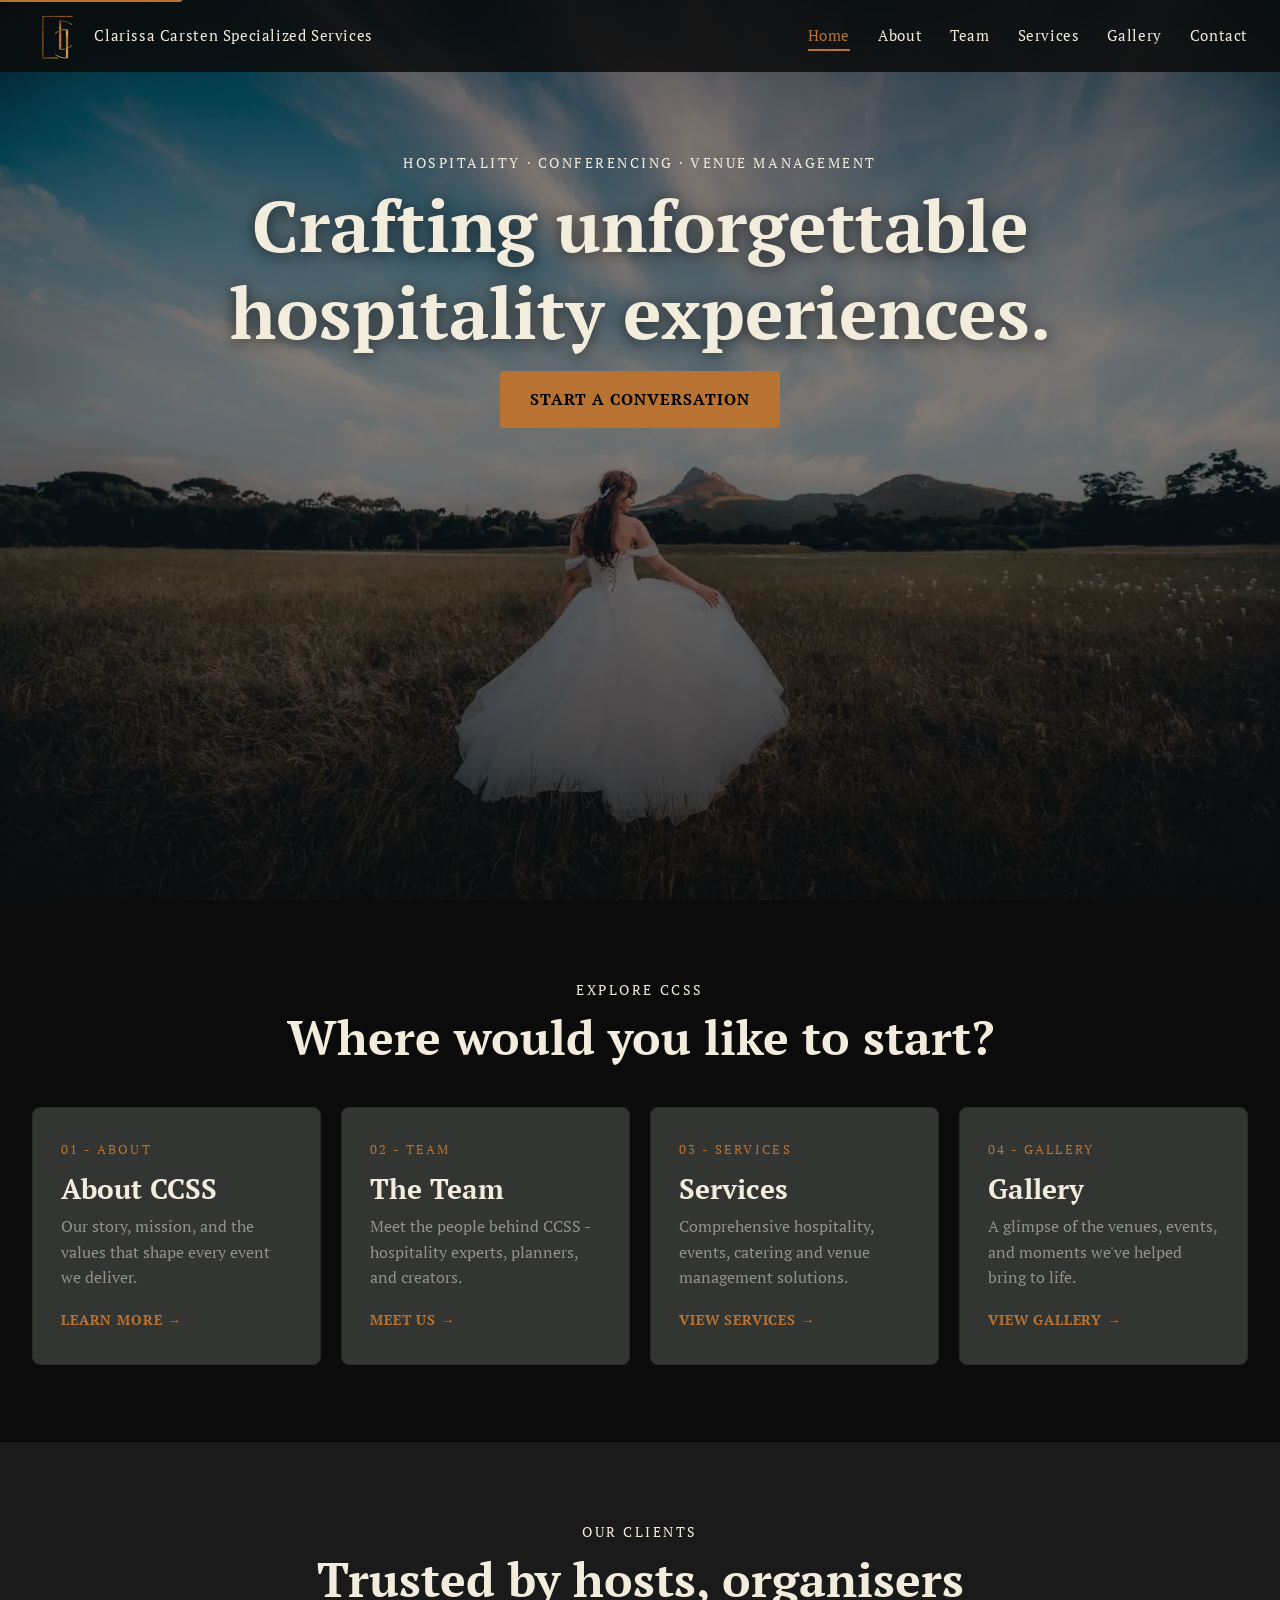
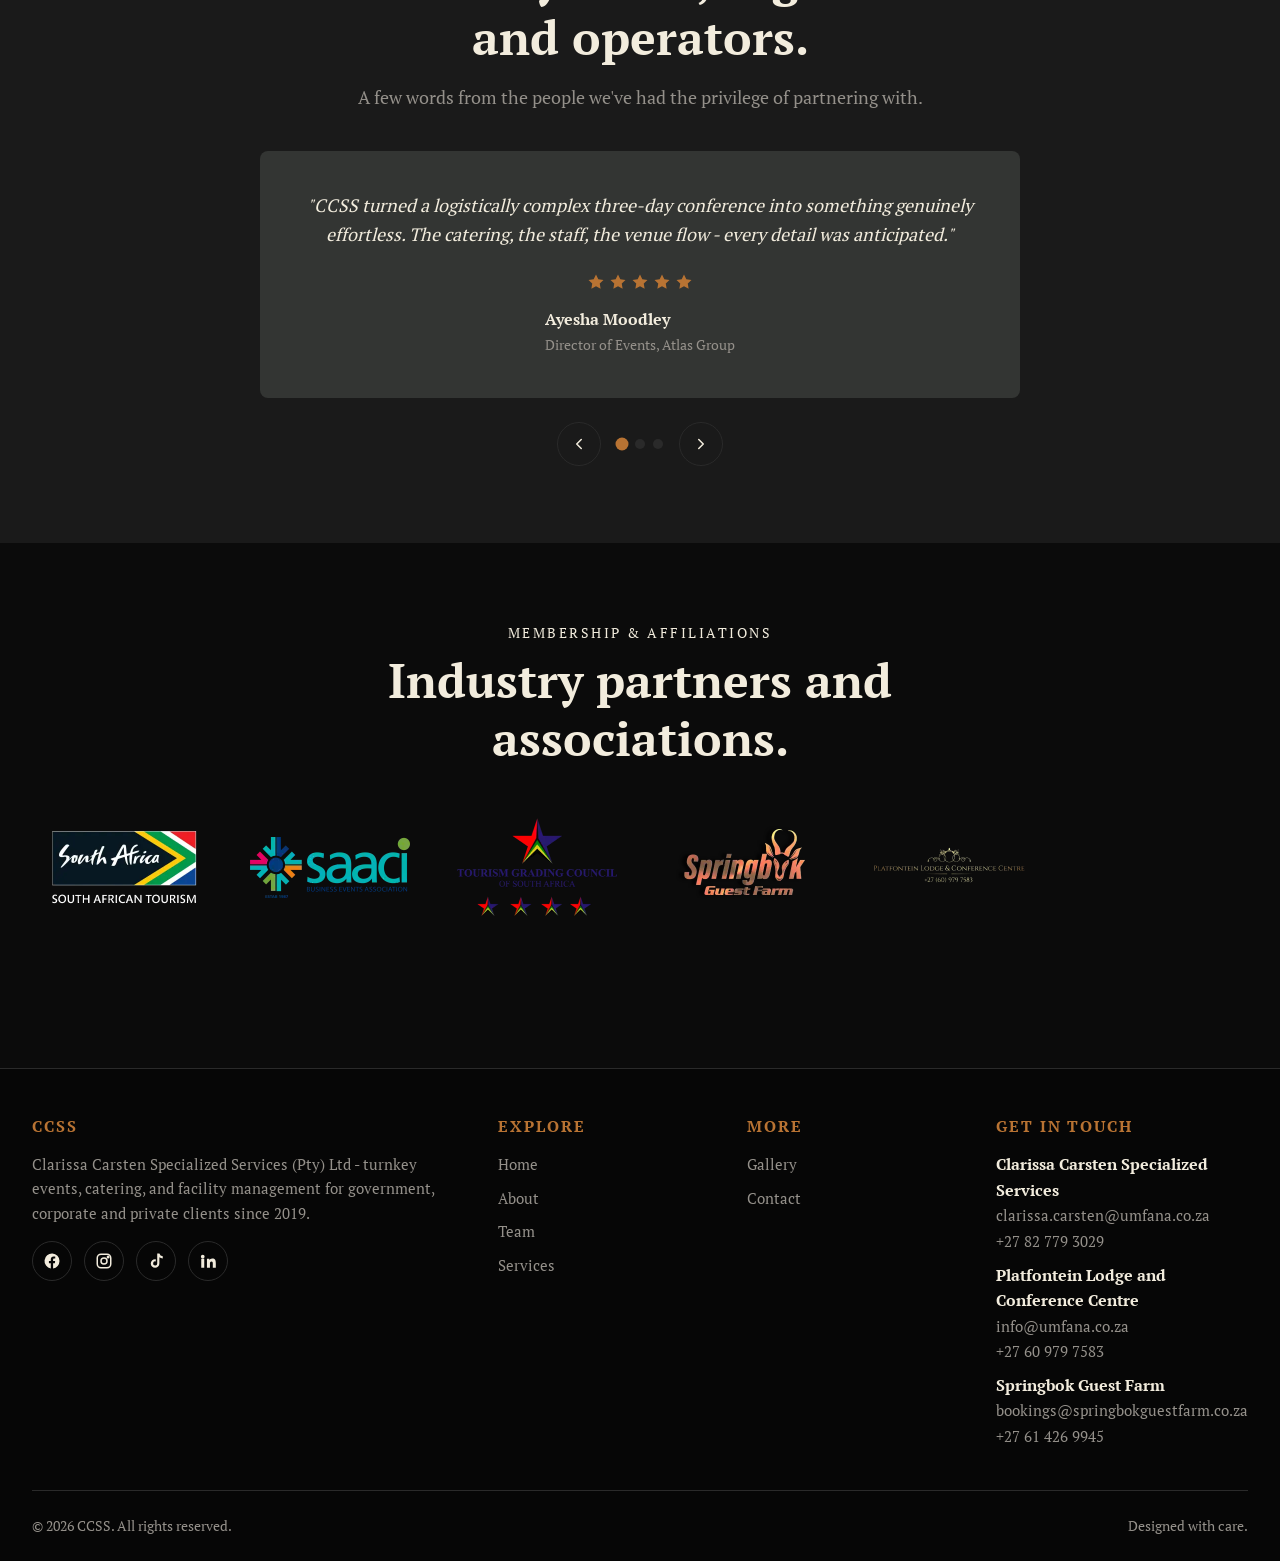
<file: index.html>
﻿<!DOCTYPE html>
<html lang="en">
<head>
  <meta charset="UTF-8">
  <meta name="viewport" content="width=device-width, initial-scale=1">
  <meta name="theme-color" content="#0B0B0B">

  <!-- Favicon (shown next to the site name in Google search results) -->
  <link rel="icon" type="image/png" href="images/ccss-logo-180.png">
  <link rel="apple-touch-icon" href="images/ccss-logo-180.png">

  <title>CCSS - Hospitality, Conferencing & Venue Management</title>
  <meta name="description" content="CCSS delivers world-class hospitality management, conferencing, events, catering and venue operations. Discover our services and trusted partnerships.">
  <meta name="keywords" content="CCSS, hospitality management, conferencing, events, catering, venue operations, business tourism">

  <!-- Canonical -->
  <link rel="canonical" href="https://www.ccss.co.za/">

  <!-- Open Graph -->
  <meta property="og:type" content="website">
  <meta property="og:title" content="CCSS - Hospitality, Conferencing & Venue Management">
  <meta property="og:description" content="World-class hospitality management, conferencing, events, catering and venue operations.">
  <meta property="og:url" content="https://www.ccss.co.za/">
  <meta property="og:image" content="https://www.ccss.co.za/images/og-image.jpg">
  <meta property="og:image:type" content="image/jpeg">
  <meta property="og:image:width" content="1200">
  <meta property="og:image:height" content="630">
  <meta property="og:image:alt" content="CCSS Specialized Services — Hospitality, Conferencing & Venue Management">

  <!-- Twitter Card -->
  <meta name="twitter:card" content="summary_large_image">
  <meta name="twitter:title" content="CCSS - Hospitality, Conferencing & Venue Management">
  <meta name="twitter:description" content="World-class hospitality management, conferencing, events, catering and venue operations.">
  <meta name="twitter:image" content="https://www.ccss.co.za/images/og-image.jpg">
  <meta name="twitter:image:alt" content="CCSS Specialized Services — Hospitality, Conferencing & Venue Management">

  <!-- Fonts (self-hosted — removes the render-blocking Google Fonts request) -->
  <link rel="preload" href="fonts/pt-serif-regular.woff2" as="font" type="font/woff2" crossorigin>

  <!-- Preload home hero (LCP element) — responsive variants, high priority -->
  <link rel="preload" as="image"
        href="images/hero/home-hero-wedding-bride-dress-outdoor-1600w.webp"
        imagesrcset="images/hero/home-hero-wedding-bride-dress-outdoor-800w.webp 800w,
                     images/hero/home-hero-wedding-bride-dress-outdoor-1600w.webp 1600w"
        imagesizes="100vw" fetchpriority="high">

  <!-- Critical above-the-fold CSS, inlined so the page renders without waiting
       on the external stylesheet (removes the render-blocking request). The full
       stylesheet is loaded asynchronously below; keep this block in sync with the
       matching rules in css/styles.css. -->
  <style>
    :root{--color-bg:#0B0B0B;--color-bg-alt:#1A1A1A;--color-accent:#B87333;--color-accent-hover:#D08A47;--color-text:#F2ECDD;--color-border:#2A2A2A;--font-serif:"PT Serif",Georgia,"Times New Roman",serif;--container-max:1280px;--container-pad:1.25rem;--radius-sm:4px;--ease:cubic-bezier(0.22,0.61,0.36,1);--speed-fast:180ms;--speed:320ms;--navbar-height:72px}
    @font-face{font-family:"PT Serif";font-style:normal;font-weight:400;font-display:swap;src:url("fonts/pt-serif-regular.woff2") format("woff2")}
    @font-face{font-family:"PT Serif";font-style:normal;font-weight:700;font-display:swap;src:url("fonts/pt-serif-700.woff2") format("woff2")}
    *,*::before,*::after{box-sizing:border-box}
    html{scroll-behavior:smooth;-webkit-text-size-adjust:100%}
    body{margin:0;background-color:var(--color-bg);color:var(--color-text);font-family:var(--font-serif);font-size:1rem;line-height:1.6;-webkit-font-smoothing:antialiased;-moz-osx-font-smoothing:grayscale}
    img,picture,video,svg{max-width:100%;height:auto;display:block}
    a{color:var(--color-accent);text-decoration:none;transition:color var(--speed-fast) var(--ease)}
    button{font-family:inherit;cursor:pointer}
    .skip-link{position:absolute;top:-40px;left:0;background:var(--color-accent);color:#000;padding:.5rem 1rem;z-index:1000;border-radius:0 0 var(--radius-sm) 0}
    .skip-link:focus{top:0}
    h1{font-family:var(--font-serif);font-weight:700;line-height:1.2;margin:0 0 1rem;color:var(--color-text);font-size:clamp(2.25rem,5vw + 1rem,4.5rem)}
    .eyebrow{display:inline-block;font-size:.875rem;letter-spacing:.18em;text-transform:uppercase;color:var(--color-text);margin-bottom:.5rem}
    .container{width:100%;max-width:var(--container-max);margin-inline:auto;padding-inline:var(--container-pad)}
    .navbar{position:sticky;top:0;z-index:100;width:100%;height:var(--navbar-height);background-color:rgba(11,11,11,.85);border-bottom:1px solid transparent}
    .navbar__inner{display:flex;align-items:center;justify-content:space-between;height:100%}
    .navbar__brand{display:inline-flex;align-items:center;font-size:1.75rem;font-weight:700;letter-spacing:.12em;color:var(--color-accent);text-decoration:none}
    .navbar__brand-logo{height:52px;width:auto}
    .navbar__brand-name{display:none;margin-left:.65rem;color:var(--color-text);font-size:.95rem;font-weight:400;letter-spacing:.04em}
    .navbar__links{display:none;gap:1.75rem;list-style:none;margin:0;padding:0}
    .navbar__toggle{display:inline-flex;flex-direction:column;justify-content:center;align-items:center;width:44px;height:44px;background:none;border:0;padding:0;gap:6px}
    .navbar__toggle span{display:block;width:24px;height:2px;background-color:var(--color-text)}
    .btn{display:inline-flex;align-items:center;justify-content:center;padding:.85rem 1.75rem;font-size:1rem;font-weight:700;letter-spacing:.06em;text-transform:uppercase;background-color:var(--color-accent);color:#000;border:2px solid var(--color-accent);border-radius:var(--radius-sm)}
    .hero{position:relative;min-height:100svh;display:flex;align-items:center;justify-content:center;text-align:center;background-color:var(--color-bg-alt);background-size:cover;background-position:center;background-repeat:no-repeat;margin-top:calc(var(--navbar-height) * -1);padding-top:var(--navbar-height);overflow:hidden}
    .hero__img{position:absolute;inset:0;width:100%;height:100%;object-fit:cover;object-position:center;z-index:0}
    .hero::after{content:"";position:absolute;inset:0;background:linear-gradient(to bottom,rgba(11,11,11,.35) 0%,rgba(11,11,11,.5) 60%,rgba(11,11,11,.8) 100%);z-index:1}
    .hero:not(.hero--page){align-items:stretch;padding-top:calc(var(--navbar-height) + 3rem)}
    .hero:not(.hero--page) .hero__content{display:flex;flex-direction:column;align-items:center}
    .hero:not(.hero--page) .hero__content .btn{margin-top:auto;margin-bottom:1.5rem}
    .hero__content{position:relative;z-index:2;max-width:900px;padding:2rem var(--container-pad)}
    .hero__title{margin-bottom:1rem;text-shadow:0 2px 16px rgba(0,0,0,.6)}
    @media (min-width:768px){.navbar__toggle{display:none}.navbar__links{display:flex}.navbar__brand-name{display:inline}.hero:not(.hero--page){align-items:flex-start}.hero:not(.hero--page) .hero__content .btn{margin-top:0;margin-bottom:0}}
  </style>

  <!-- Full stylesheet loaded asynchronously (non render-blocking) -->
  <link rel="preload" href="css/styles.css" as="style" onload="this.onload=null;this.rel='stylesheet'">
  <noscript><link rel="stylesheet" href="css/styles.css"></noscript>

  <!-- JSON-LD: LocalBusiness schema (home page only) -->
  <script type="application/ld+json">
  {
    "@context": "https://schema.org",
    "@type": "LocalBusiness",
    "name": "Clarissa Carsten Specialized Services",
    "alternateName": "CCSS",
    "description": "Turnkey events management, catering and facility operations for government, corporate and private clients. Established 2019.",
    "url": "https://www.ccss.co.za/",
    "telephone": "+27 82 779 3029",
    "email": "clarissa.carsten@umfana.co.za",
    "foundingDate": "2019",
    "founder": {
      "@type": "Person",
      "name": "Clarissa Carsten"
    },
    "address": {
      "@type": "PostalAddress",
      "streetAddress": "Springbok Guest Farm, R355 Airport Road",
      "addressRegion": "Northern Cape",
      "addressCountry": "ZA"
    },
    "geo": {
      "@type": "GeoCoordinates",
      "latitude": "-29.708972",
      "longitude": "17.962917"
    },
    "openingHours": "Mo-Fr 08:00-17:00",
    "logo": "https://www.ccss.co.za/images/ccss-logo.png",
    "image": "https://www.ccss.co.za/images/og-image.jpg",
    "sameAs": [
      "https://www.facebook.com/groups/www.namakwaguestfarm.co.za",
      "https://www.instagram.com/clarissacarsten/",
      "https://www.tiktok.com/@clarissacarsten",
      "https://www.linkedin.com/in/clarissa-carsten-a8799a21/"
    ]
  }
  </script>

  <!-- Google Analytics 4 — replace G-TRFS920L8L with your real measurement ID.
       gtag.js is injected after window.load so its ~67ms of script work stays out
       of the Total Blocking Time / LCP window. Every page load is still tracked:
       config commands queue on dataLayer and run once the script arrives. -->
  <script>
    window.dataLayer = window.dataLayer || [];
    function gtag(){dataLayer.push(arguments);}
    gtag('js', new Date());
    gtag('config', 'G-TRFS920L8L');
    window.addEventListener('load', function () {
      var s = document.createElement('script');
      s.async = true;
      s.src = 'https://www.googletagmanager.com/gtag/js?id=G-TRFS920L8L';
      document.head.appendChild(s);
    });
  </script>

  <!-- Site scripts (deferred so DOM is ready when they run) -->
  <script defer src="js/main.js"></script>
  <script defer src="js/carousel.js"></script>
</head>
<body>

  <a class="skip-link" href="#main">Skip to main content</a>

  <!-- ====================== NAVBAR ====================== -->
  <header class="navbar" role="banner">
    <div class="container navbar__inner">
      <a href="index.html" class="navbar__brand" aria-label="CCSS home">
        <img class="navbar__brand-logo" src="images/ccss-logo.webp" alt="" width="52" height="52">
        <span class="navbar__brand-name">Clarissa Carsten Specialized Services</span>
      </a>

      <nav aria-label="Primary">
        <ul class="navbar__links">
          <li><a href="index.html"    data-nav-link>Home</a></li>
          <li><a href="about.html"    data-nav-link>About</a></li>
          <li><a href="team.html"     data-nav-link>Team</a></li>
          <li><a href="services.html" data-nav-link>Services</a></li>
          <li><a href="gallery.html"  data-nav-link>Gallery</a></li>
          <li><a href="contact.html"  data-nav-link>Contact</a></li>
        </ul>
      </nav>

      <button class="navbar__toggle" type="button"
              aria-label="Open menu" aria-expanded="false"
              aria-controls="mobile-nav">
        <span></span><span></span><span></span>
      </button>
    </div>

    <!-- Mobile dropdown panel -->
    <div class="navbar__panel" id="mobile-nav">
      <ul>
        <li><a href="index.html"    data-nav-link>Home</a></li>
        <li><a href="about.html"    data-nav-link>About</a></li>
        <li><a href="team.html"     data-nav-link>Team</a></li>
        <li><a href="services.html" data-nav-link>Services</a></li>
        <li><a href="gallery.html"  data-nav-link>Gallery</a></li>
        <li><a href="contact.html"  data-nav-link>Contact</a></li>
      </ul>
    </div>
  </header>

  <main id="main">

    <!-- ====================== HERO ====================== -->
    <section class="hero">
      <img class="hero__img"
           src="images/hero/home-hero-wedding-bride-dress-outdoor-1600w.webp"
           srcset="images/hero/home-hero-wedding-bride-dress-outdoor-800w.webp 800w,
                   images/hero/home-hero-wedding-bride-dress-outdoor-1600w.webp 1600w"
           sizes="100vw"
           alt="Outdoor wedding at Springbok Guest Farm with a bride in a white dress"
           width="1600" height="900" fetchpriority="high" decoding="async">
      <div class="hero__content">
        <p class="eyebrow">Hospitality · Conferencing · Venue Management</p>
        <h1 class="hero__title">Crafting unforgettable hospitality experiences.</h1>
        <a href="contact.html" class="btn">Start a conversation</a>
      </div>
    </section>

    <!-- ====================== HOME NAV CARDS ====================== -->
    <section class="section">
      <div class="container">
        <div class="section__header fade-in">
          <p class="eyebrow">Explore CCSS</p>
          <h2>Where would you like to start?</h2>
        </div>

        <div class="home-nav-cards">
          <a class="nav-card fade-in" href="about.html">
            <span class="nav-card__label">01 - About</span>
            <h3>About CCSS</h3>
            <p>Our story, mission, and the values that shape every event we deliver.</p>
            <span class="nav-card__cta">Learn more →</span>
          </a>

          <a class="nav-card fade-in" href="team.html">
            <span class="nav-card__label">02 - Team</span>
            <h3>The Team</h3>
            <p>Meet the people behind CCSS - hospitality experts, planners, and creators.</p>
            <span class="nav-card__cta">Meet us →</span>
          </a>

          <a class="nav-card fade-in" href="services.html">
            <span class="nav-card__label">03 - Services</span>
            <h3>Services</h3>
            <p>Comprehensive hospitality, events, catering and venue management solutions.</p>
            <span class="nav-card__cta">View services →</span>
          </a>

          <a class="nav-card fade-in" href="gallery.html">
            <span class="nav-card__label">04 - Gallery</span>
            <h3>Gallery</h3>
            <p>A glimpse of the venues, events, and moments we've helped bring to life.</p>
            <span class="nav-card__cta">View gallery →</span>
          </a>
        </div>
      </div>
    </section>

    <!-- ====================== TESTIMONIAL CAROUSEL ====================== -->
    <section class="section section--alt">
      <div class="container">
        <div class="section__header fade-in">
          <p class="eyebrow">Our Clients</p>
          <h2>Trusted by hosts, organisers and operators.</h2>
          <p class="lede">A few words from the people we've had the privilege of partnering with.</p>
        </div>

        <div class="carousel fade-in" data-carousel tabindex="0" aria-roledescription="carousel" aria-label="Client testimonials">
          <div class="carousel__viewport">
            <div class="carousel__track">

              <!-- Slide 1 -->
              <article class="carousel__slide" aria-roledescription="slide" aria-label="Testimonial 1 of 3">
                <p class="carousel__quote">"CCSS turned a logistically complex three-day conference into something genuinely effortless. The catering, the staff, the venue flow - every detail was anticipated."</p>
                <div class="carousel__rating" aria-label="Rated 5 out of 5 stars">
                  <!-- 5 stars -->
                  <svg viewBox="0 0 24 24" fill="currentColor" aria-hidden="true"><path d="M12 2l3.09 6.26L22 9.27l-5 4.87 1.18 6.86L12 17.77l-6.18 3.23L7 14.14 2 9.27l6.91-1.01L12 2z"/></svg>
                  <svg viewBox="0 0 24 24" fill="currentColor" aria-hidden="true"><path d="M12 2l3.09 6.26L22 9.27l-5 4.87 1.18 6.86L12 17.77l-6.18 3.23L7 14.14 2 9.27l6.91-1.01L12 2z"/></svg>
                  <svg viewBox="0 0 24 24" fill="currentColor" aria-hidden="true"><path d="M12 2l3.09 6.26L22 9.27l-5 4.87 1.18 6.86L12 17.77l-6.18 3.23L7 14.14 2 9.27l6.91-1.01L12 2z"/></svg>
                  <svg viewBox="0 0 24 24" fill="currentColor" aria-hidden="true"><path d="M12 2l3.09 6.26L22 9.27l-5 4.87 1.18 6.86L12 17.77l-6.18 3.23L7 14.14 2 9.27l6.91-1.01L12 2z"/></svg>
                  <svg viewBox="0 0 24 24" fill="currentColor" aria-hidden="true"><path d="M12 2l3.09 6.26L22 9.27l-5 4.87 1.18 6.86L12 17.77l-6.18 3.23L7 14.14 2 9.27l6.91-1.01L12 2z"/></svg>
                </div>
                <div class="carousel__author">
                  <div class="carousel__author-meta">
                    <strong>Ayesha Moodley</strong>
                    <span>Director of Events, Atlas Group</span>
                  </div>
                </div>
              </article>

              <!-- Slide 2 -->
              <article class="carousel__slide" aria-roledescription="slide" aria-label="Testimonial 2 of 3">
                <p class="carousel__quote">"The CCSS team understands hospitality at a level you rarely see. Our annual gala has never run more smoothly - or felt more considered."</p>
                <div class="carousel__rating" aria-label="Rated 5 out of 5 stars">
                  <svg viewBox="0 0 24 24" fill="currentColor" aria-hidden="true"><path d="M12 2l3.09 6.26L22 9.27l-5 4.87 1.18 6.86L12 17.77l-6.18 3.23L7 14.14 2 9.27l6.91-1.01L12 2z"/></svg>
                  <svg viewBox="0 0 24 24" fill="currentColor" aria-hidden="true"><path d="M12 2l3.09 6.26L22 9.27l-5 4.87 1.18 6.86L12 17.77l-6.18 3.23L7 14.14 2 9.27l6.91-1.01L12 2z"/></svg>
                  <svg viewBox="0 0 24 24" fill="currentColor" aria-hidden="true"><path d="M12 2l3.09 6.26L22 9.27l-5 4.87 1.18 6.86L12 17.77l-6.18 3.23L7 14.14 2 9.27l6.91-1.01L12 2z"/></svg>
                  <svg viewBox="0 0 24 24" fill="currentColor" aria-hidden="true"><path d="M12 2l3.09 6.26L22 9.27l-5 4.87 1.18 6.86L12 17.77l-6.18 3.23L7 14.14 2 9.27l6.91-1.01L12 2z"/></svg>
                  <svg viewBox="0 0 24 24" fill="currentColor" aria-hidden="true"><path d="M12 2l3.09 6.26L22 9.27l-5 4.87 1.18 6.86L12 17.77l-6.18 3.23L7 14.14 2 9.27l6.91-1.01L12 2z"/></svg>
                </div>
                <div class="carousel__author">
                  <div class="carousel__author-meta">
                    <strong>David Khumalo</strong>
                    <span>Head of Hospitality, Vega Holdings</span>
                  </div>
                </div>
              </article>

              <!-- Slide 3 -->
              <article class="carousel__slide" aria-roledescription="slide" aria-label="Testimonial 3 of 3">
                <p class="carousel__quote">"Hands down the most professional venue partner we've worked with. Genuine warmth, sharp execution, and a real eye for the small things."</p>
                <div class="carousel__rating" aria-label="Rated 5 out of 5 stars">
                  <svg viewBox="0 0 24 24" fill="currentColor" aria-hidden="true"><path d="M12 2l3.09 6.26L22 9.27l-5 4.87 1.18 6.86L12 17.77l-6.18 3.23L7 14.14 2 9.27l6.91-1.01L12 2z"/></svg>
                  <svg viewBox="0 0 24 24" fill="currentColor" aria-hidden="true"><path d="M12 2l3.09 6.26L22 9.27l-5 4.87 1.18 6.86L12 17.77l-6.18 3.23L7 14.14 2 9.27l6.91-1.01L12 2z"/></svg>
                  <svg viewBox="0 0 24 24" fill="currentColor" aria-hidden="true"><path d="M12 2l3.09 6.26L22 9.27l-5 4.87 1.18 6.86L12 17.77l-6.18 3.23L7 14.14 2 9.27l6.91-1.01L12 2z"/></svg>
                  <svg viewBox="0 0 24 24" fill="currentColor" aria-hidden="true"><path d="M12 2l3.09 6.26L22 9.27l-5 4.87 1.18 6.86L12 17.77l-6.18 3.23L7 14.14 2 9.27l6.91-1.01L12 2z"/></svg>
                  <svg viewBox="0 0 24 24" fill="currentColor" aria-hidden="true"><path d="M12 2l3.09 6.26L22 9.27l-5 4.87 1.18 6.86L12 17.77l-6.18 3.23L7 14.14 2 9.27l6.91-1.01L12 2z"/></svg>
                </div>
                <div class="carousel__author">
                  <div class="carousel__author-meta">
                    <strong>Nadia Sithole</strong>
                    <span>CEO, Lumen Conferences</span>
                  </div>
                </div>
              </article>

            </div>
          </div>

          <div class="carousel__controls">
            <button class="carousel__btn carousel__btn--prev" type="button" aria-label="Previous testimonial">
              <svg width="18" height="18" viewBox="0 0 24 24" fill="none" stroke="currentColor" stroke-width="2" stroke-linecap="round" stroke-linejoin="round" aria-hidden="true"><polyline points="15 18 9 12 15 6"/></svg>
            </button>
            <div class="carousel__dots" aria-hidden="true"></div>
            <button class="carousel__btn carousel__btn--next" type="button" aria-label="Next testimonial">
              <svg width="18" height="18" viewBox="0 0 24 24" fill="none" stroke="currentColor" stroke-width="2" stroke-linecap="round" stroke-linejoin="round" aria-hidden="true"><polyline points="9 18 15 12 9 6"/></svg>
            </button>
          </div>
        </div>
      </div>
    </section>

    <!-- ====================== MEMBERSHIP & AFFILIATIONS ====================== -->
    <section class="section">
      <div class="container">
        <div class="section__header fade-in">
          <p class="eyebrow">Membership &amp; Affiliations</p>
          <h2>Industry partners and associations.</h2>
        </div>

        <div class="logos fade-in">
          <a href="https://www.southafrica.net/za/en/" target="_blank" rel="noopener noreferrer" aria-label="Visit South African Tourism website (opens in new tab)">
            <img src="images/logos/south-african-tourism-logo-320w.webp" alt="South African Tourism" width="320" height="158" loading="lazy" decoding="async">
          </a>
          <a href="https://www.saaci.org/" target="_blank" rel="noopener noreferrer" aria-label="Visit SAACI website (opens in new tab)">
            <img src="images/logos/southern-african-association-for-the-conference-industry-logo-400w.webp" alt="Southern African Association for the Conference Industry (SAACI)">
          </a>
          <a href="https://www.tourismgrading.co.za/" target="_blank" rel="noopener noreferrer" aria-label="Visit Tourism Grading Council of South Africa website (opens in new tab)">
            <img src="images/logos/tourism-grading-south-africa-logo-320w.webp" alt="Tourism Grading Council of South Africa" width="320" height="195" loading="lazy" decoding="async">
          </a>
          <img src="images/logos/springbok-guest-farm-logo-320w.webp" alt="Springbok Guest Farm" width="320" height="240" loading="lazy" decoding="async">
          <img src="images/logos/platfontein-lodge-and-conference-centre-logo-320w.webp" alt="Platfontein Lodge & Conference Centre" width="320" height="84" loading="lazy" decoding="async">
        </div>
      </div>
    </section>

  </main>

  <!-- ====================== FOOTER ====================== -->
  <footer class="footer" role="contentinfo">
    <div class="container">
      <div class="footer__grid">
        <div class="footer__brand">
          <h4>CCSS</h4>
          <p>Clarissa Carsten Specialized Services (Pty) Ltd - turnkey events, catering, and facility management for government, corporate and private clients since 2019.</p>
          <div class="footer__social">
            <a href="https://www.facebook.com/groups/www.namakwaguestfarm.co.za" aria-label="Facebook" target="_blank" rel="noopener noreferrer">
              <svg viewBox="0 0 24 24" fill="currentColor" aria-hidden="true"><path d="M22 12a10 10 0 1 0-11.6 9.87v-6.99H7.9V12h2.5V9.8c0-2.47 1.47-3.84 3.72-3.84 1.08 0 2.21.19 2.21.19v2.43h-1.25c-1.23 0-1.61.76-1.61 1.55V12h2.74l-.44 2.88h-2.3v6.99A10 10 0 0 0 22 12z"/></svg>
            </a>
            <a href="https://www.instagram.com/clarissacarsten/" aria-label="Instagram" target="_blank" rel="noopener noreferrer">
              <svg viewBox="0 0 24 24" fill="none" stroke="currentColor" stroke-width="2" aria-hidden="true"><rect x="3" y="3" width="18" height="18" rx="5"/><circle cx="12" cy="12" r="4"/><circle cx="17.5" cy="6.5" r="1" fill="currentColor"/></svg>
            </a>
            <a href="https://www.tiktok.com/@clarissacarsten" aria-label="TikTok" target="_blank" rel="noopener noreferrer">
              <svg viewBox="0 0 24 24" fill="currentColor" aria-hidden="true"><path d="M21 8.5a7.5 7.5 0 0 1-4.5-1.5v8.25a5.75 5.75 0 1 1-5.75-5.75c.32 0 .63.03.94.08v3a2.75 2.75 0 1 0 1.94 2.62V2h2.93a4.57 4.57 0 0 0 4.44 3.5V8.5z"/></svg>
            </a>
            <a href="https://www.linkedin.com/in/clarissa-carsten-a8799a21/" aria-label="LinkedIn" target="_blank" rel="noopener noreferrer">
              <svg viewBox="0 0 24 24" fill="currentColor" aria-hidden="true"><path d="M4.98 3.5a2.5 2.5 0 1 1 0 5 2.5 2.5 0 0 1 0-5zM3 9h4v12H3V9zm7 0h3.8v1.7h.06c.53-.95 1.83-1.95 3.77-1.95 4.04 0 4.78 2.66 4.78 6.12V21h-4v-5.32c0-1.27-.02-2.9-1.77-2.9-1.77 0-2.04 1.38-2.04 2.81V21h-4V9z"/></svg>
            </a>
          </div>
        </div>

        <div>
          <h4>Explore</h4>
          <ul>
            <li><a href="index.html">Home</a></li>
            <li><a href="about.html">About</a></li>
            <li><a href="team.html">Team</a></li>
            <li><a href="services.html">Services</a></li>
          </ul>
        </div>

        <div>
          <h4>More</h4>
          <ul>
            <li><a href="gallery.html">Gallery</a></li>
            <li><a href="contact.html">Contact</a></li>
          </ul>
        </div>

        <div>
          <h4>Get in touch</h4>
          <ul>
            <li>
              <strong>Clarissa Carsten Specialized Services</strong><br>
              <a href="mailto:clarissa.carsten@umfana.co.za">clarissa.carsten@umfana.co.za</a><br>
              <a href="tel:+27827793029">+27 82 779 3029</a>
            </li>
            <li>
              <strong>Platfontein Lodge and Conference Centre</strong><br>
              <a href="mailto:info@umfana.co.za">info@umfana.co.za</a><br>
              <a href="tel:+27609797583">+27 60 979 7583</a>
            </li>
            <li>
              <strong>Springbok Guest Farm</strong><br>
              <a href="mailto:bookings@springbokguestfarm.co.za">bookings@springbokguestfarm.co.za</a><br>
              <a href="tel:+27614269945">+27 61 426 9945</a>
            </li>
          </ul>
        </div>
      </div>

      <div class="footer__bottom">
        <span>&copy; <span data-current-year>2026</span> CCSS. All rights reserved.</span>
        <span>Designed with care.</span>
      </div>
    </div>
  </footer>

</body>
</html>
</file>
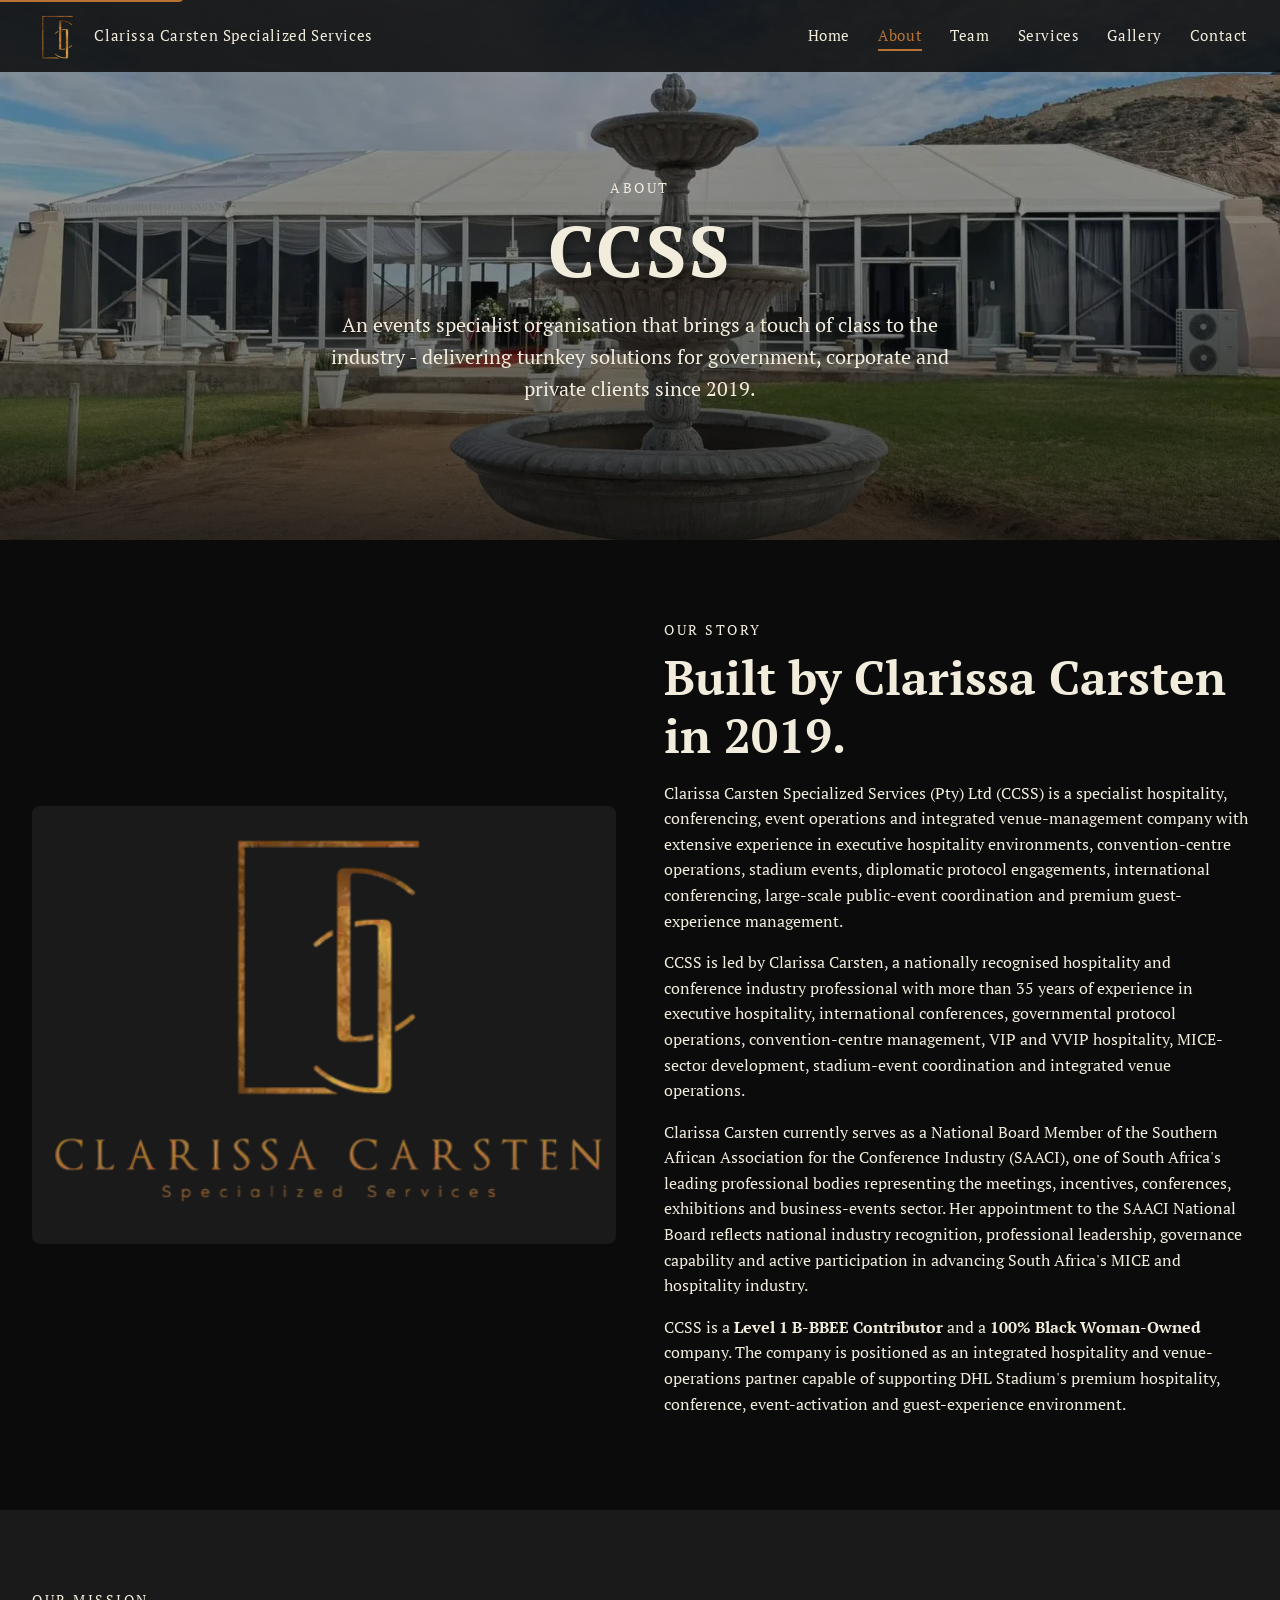
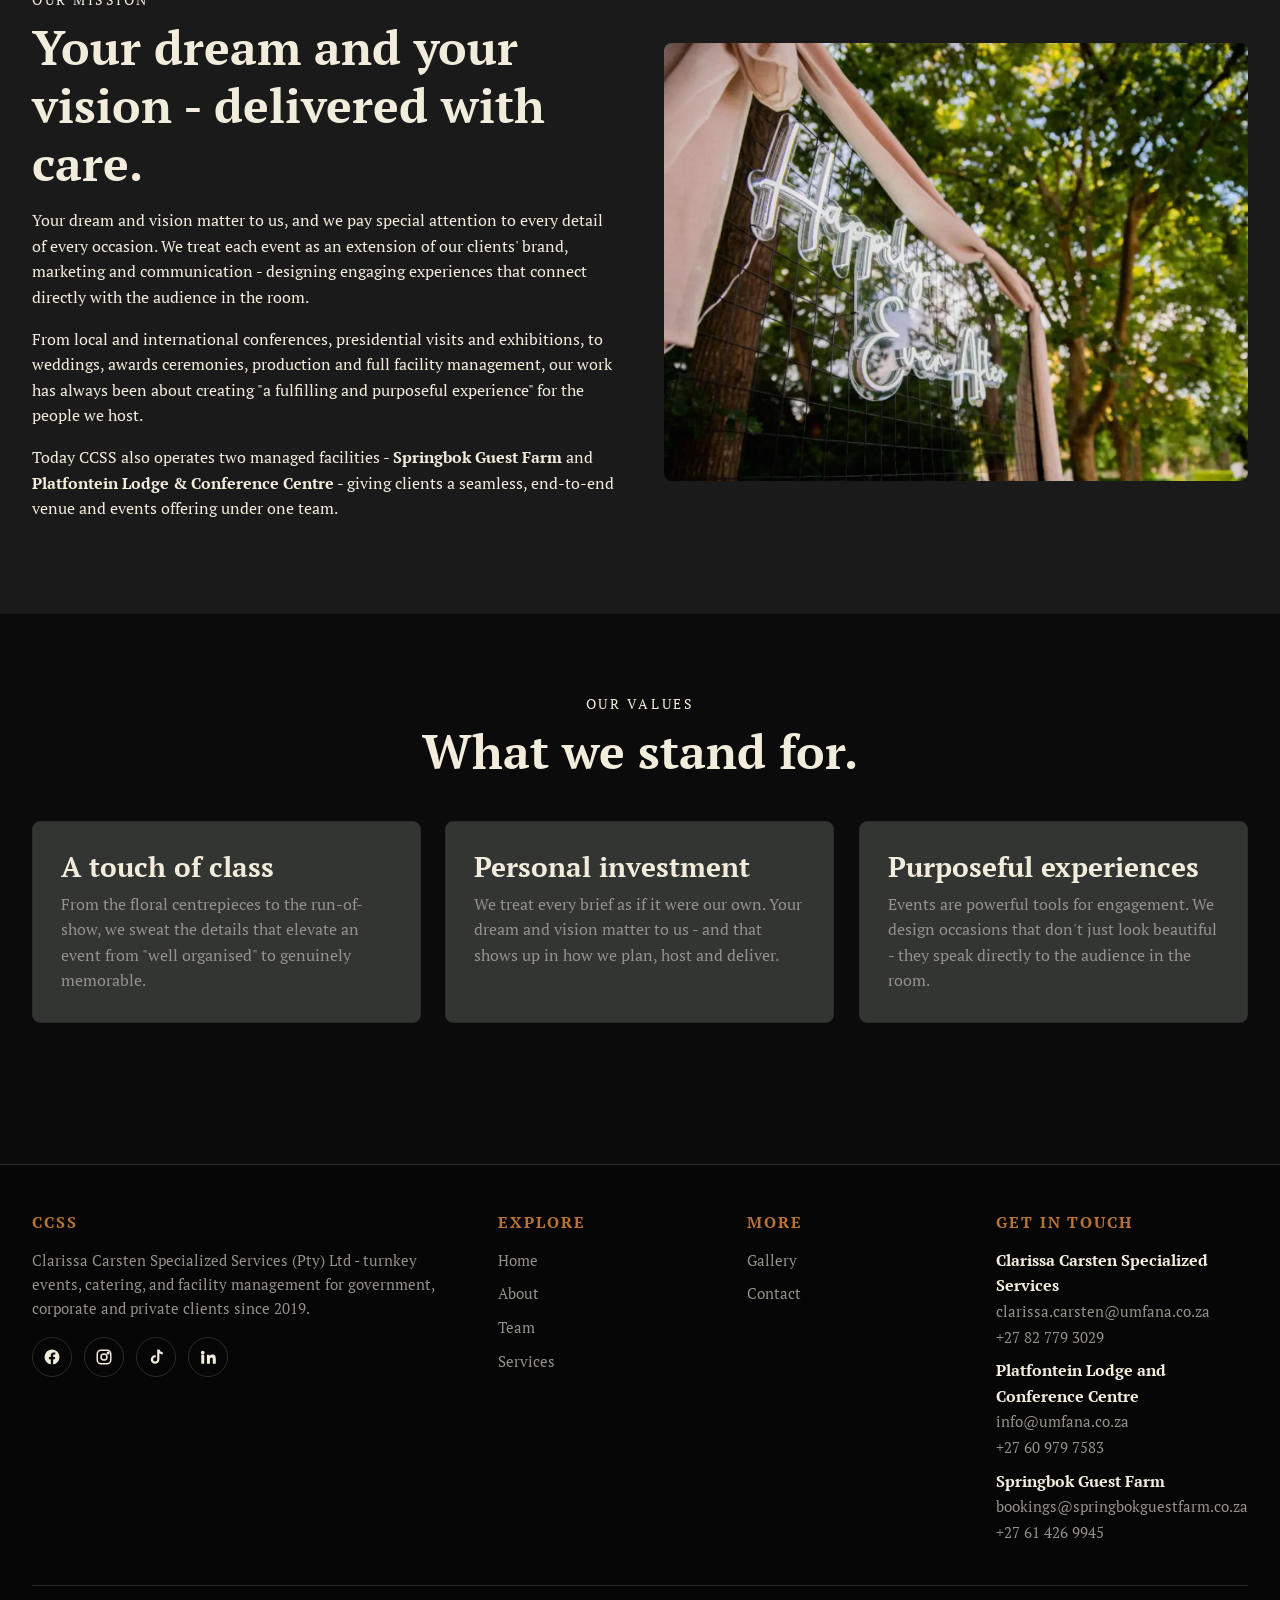
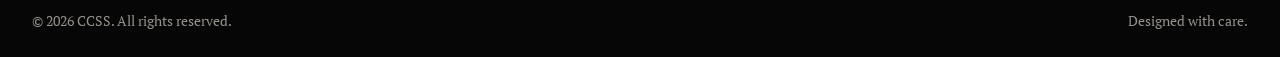
<file: about.html>
﻿<!DOCTYPE html>
<html lang="en">
<head>
  <meta charset="UTF-8">
  <meta name="viewport" content="width=device-width, initial-scale=1">
  <meta name="theme-color" content="#0B0B0B">

  <!-- Favicon (shown next to the site name in Google search results) -->
  <link rel="icon" type="image/png" href="images/ccss-logo-180.png">
  <link rel="apple-touch-icon" href="images/ccss-logo-180.png">

  <title>About CCSS - Our Story, Mission & Values</title>
  <meta name="description" content="Learn the story behind CCSS - our mission, our values, and the philosophy that guides our hospitality, events and venue management work.">
  <meta name="keywords" content="CCSS about, hospitality company, events company, mission, values">

  <link rel="canonical" href="https://www.ccss.co.za/about.html">

  <meta property="og:type" content="website">
  <meta property="og:title" content="About CCSS - Our Story, Mission & Values">
  <meta property="og:description" content="Founded in 2019 by Clarissa Carsten, CCSS delivers turnkey event management, catering and facility operations for government, corporate and private clients.">
  <meta property="og:url" content="https://www.ccss.co.za/about.html">
  <meta property="og:image" content="https://www.ccss.co.za/images/og-image.jpg">

  <meta name="twitter:card" content="summary_large_image">
  <meta name="twitter:title" content="About CCSS - Our Story, Mission & Values">
  <meta name="twitter:description" content="Founded in 2019 by Clarissa Carsten, CCSS delivers turnkey event management, catering and facility operations.">
  <meta name="twitter:image" content="https://www.ccss.co.za/images/og-image.jpg">

  <link rel="preload" href="fonts/pt-serif-regular.woff2" as="font" type="font/woff2" crossorigin>

  <link rel="stylesheet" href="css/styles.css">

  <!-- Google Analytics 4 - replace G-TRFS920L8L with your real measurement ID -->
  <script async src="https://www.googletagmanager.com/gtag/js?id=G-TRFS920L8L"></script>
  <script>
    window.dataLayer = window.dataLayer || [];
    function gtag(){dataLayer.push(arguments);}
    gtag('js', new Date());
    gtag('config', 'G-TRFS920L8L');
  </script>

  <script defer src="js/main.js"></script>
</head>
<body>

  <a class="skip-link" href="#main">Skip to main content</a>

  <!-- ====================== NAVBAR ====================== -->
  <header class="navbar" role="banner">
    <div class="container navbar__inner">
      <a href="index.html" class="navbar__brand" aria-label="CCSS home">
        <img class="navbar__brand-logo" src="images/ccss-logo.webp" alt="" width="52" height="52">
        <span class="navbar__brand-name">Clarissa Carsten Specialized Services</span>
      </a>

      <nav aria-label="Primary">
        <ul class="navbar__links">
          <li><a href="index.html"    data-nav-link>Home</a></li>
          <li><a href="about.html"    data-nav-link>About</a></li>
          <li><a href="team.html"     data-nav-link>Team</a></li>
          <li><a href="services.html" data-nav-link>Services</a></li>
          <li><a href="gallery.html"  data-nav-link>Gallery</a></li>
          <li><a href="contact.html"  data-nav-link>Contact</a></li>
        </ul>
      </nav>

      <button class="navbar__toggle" type="button"
              aria-label="Open menu" aria-expanded="false"
              aria-controls="mobile-nav">
        <span></span><span></span><span></span>
      </button>
    </div>

    <div class="navbar__panel" id="mobile-nav">
      <ul>
        <li><a href="index.html"    data-nav-link>Home</a></li>
        <li><a href="about.html"    data-nav-link>About</a></li>
        <li><a href="team.html"     data-nav-link>Team</a></li>
        <li><a href="services.html" data-nav-link>Services</a></li>
        <li><a href="gallery.html"  data-nav-link>Gallery</a></li>
        <li><a href="contact.html"  data-nav-link>Contact</a></li>
      </ul>
    </div>
  </header>

  <main id="main">

    <!-- ====================== HERO ====================== -->
    <section class="hero hero--page" style="background-image: url('images/hero/about-hero-glass-venue-2025-1600w.webp');">
      <div class="hero__content">
        <p class="eyebrow">About</p>
        <h1 class="hero__title">CCSS</h1>
        <p class="hero__subtitle">An events specialist organisation that brings a touch of class to the industry - delivering turnkey solutions for government, corporate and private clients since 2019.</p>
      </div>
    </section>

    <!-- ====================== STORY ====================== -->
    <section class="section">
      <div class="container">
        <div class="about-block fade-in">
          <div class="about-block__image" style="background-image: url('images/about/our-story-ccss-clarissa-carsten-specialized-services-(Pty)-ltd-1200w.webp');" role="img" aria-label="An outdoor wedding shoot at Springbok Guest Farm"></div>
          <div>
            <p class="eyebrow">Our story</p>
            <h2>Built by Clarissa Carsten in 2019.</h2>
            <p>Clarissa Carsten Specialized Services (Pty) Ltd (CCSS) is a specialist hospitality, conferencing, event operations and integrated venue-management company with extensive experience in executive hospitality environments, convention-centre operations, stadium events, diplomatic protocol engagements, international conferencing, large-scale public-event coordination and premium guest-experience management.</p>
            <p>CCSS is led by Clarissa Carsten, a nationally recognised hospitality and conference industry professional with more than 35 years of experience in executive hospitality, international conferences, governmental protocol operations, convention-centre management, VIP and VVIP hospitality, MICE-sector development, stadium-event coordination and integrated venue operations.</p>
            <p>Clarissa Carsten currently serves as a National Board Member of the Southern African Association for the Conference Industry (SAACI), one of South Africa's leading professional bodies representing the meetings, incentives, conferences, exhibitions and business-events sector. Her appointment to the SAACI National Board reflects national industry recognition, professional leadership, governance capability and active participation in advancing South Africa's MICE and hospitality industry.</p>
            <p>CCSS is a <strong>Level 1 B-BBEE Contributor</strong> and a <strong>100% Black Woman-Owned</strong> company. The company is positioned as an integrated hospitality and venue-operations partner capable of supporting DHL Stadium's premium hospitality, conference, event-activation and guest-experience environment.</p>
          </div>
        </div>
      </div>
    </section>

    <!-- ====================== MISSION ====================== -->
    <section class="section section--alt">
      <div class="container">
        <div class="about-block about-block--reverse fade-in">
          <div class="about-block__image" style="background-image: url('images/about/our-mission-wedding-custom-signage-happily-ever-after-1200w.webp');" role="img" aria-label="Custom 'happily ever after' wedding signage at a CCSS event"></div>
          <div>
            <p class="eyebrow">Our mission</p>
            <h2>Your dream and your vision - delivered with care.</h2>
            <p>Your dream and vision matter to us, and we pay special attention to every detail of every occasion. We treat each event as an extension of our clients' brand, marketing and communication - designing engaging experiences that connect directly with the audience in the room.</p>
            <p>From local and international conferences, presidential visits and exhibitions, to weddings, awards ceremonies, production and full facility management, our work has always been about creating "a fulfilling and purposeful experience" for the people we host.</p>
            <p>Today CCSS also operates two managed facilities - <strong>Springbok Guest Farm</strong> and <strong>Platfontein Lodge &amp; Conference Centre</strong> - giving clients a seamless, end-to-end venue and events offering under one team.</p>
          </div>
        </div>
      </div>
    </section>

    <!-- ====================== VALUES ====================== -->
    <section class="section">
      <div class="container">
        <div class="section__header fade-in">
          <p class="eyebrow">Our values</p>
          <h2>What we stand for.</h2>
        </div>

        <div class="values-grid">
          <article class="card fade-in">
            <h3>A touch of class</h3>
            <p>From the floral centrepieces to the run-of-show, we sweat the details that elevate an event from "well organised" to genuinely memorable.</p>
          </article>
          <article class="card fade-in">
            <h3>Personal investment</h3>
            <p>We treat every brief as if it were our own. Your dream and vision matter to us - and that shows up in how we plan, host and deliver.</p>
          </article>
          <article class="card fade-in">
            <h3>Purposeful experiences</h3>
            <p>Events are powerful tools for engagement. We design occasions that don't just look beautiful - they speak directly to the audience in the room.</p>
          </article>
        </div>
      </div>
    </section>

  </main>

  <!-- ====================== FOOTER ====================== -->
  <footer class="footer" role="contentinfo">
    <div class="container">
      <div class="footer__grid">
        <div class="footer__brand">
          <h4>CCSS</h4>
          <p>Clarissa Carsten Specialized Services (Pty) Ltd - turnkey events, catering, and facility management for government, corporate and private clients since 2019.</p>
          <div class="footer__social">
            <a href="https://www.facebook.com/groups/www.namakwaguestfarm.co.za" aria-label="Facebook" target="_blank" rel="noopener noreferrer">
              <svg viewBox="0 0 24 24" fill="currentColor" aria-hidden="true"><path d="M22 12a10 10 0 1 0-11.6 9.87v-6.99H7.9V12h2.5V9.8c0-2.47 1.47-3.84 3.72-3.84 1.08 0 2.21.19 2.21.19v2.43h-1.25c-1.23 0-1.61.76-1.61 1.55V12h2.74l-.44 2.88h-2.3v6.99A10 10 0 0 0 22 12z"/></svg>
            </a>
            <a href="https://www.instagram.com/clarissacarsten/" aria-label="Instagram" target="_blank" rel="noopener noreferrer">
              <svg viewBox="0 0 24 24" fill="none" stroke="currentColor" stroke-width="2" aria-hidden="true"><rect x="3" y="3" width="18" height="18" rx="5"/><circle cx="12" cy="12" r="4"/><circle cx="17.5" cy="6.5" r="1" fill="currentColor"/></svg>
            </a>
            <a href="https://www.tiktok.com/@clarissacarsten" aria-label="TikTok" target="_blank" rel="noopener noreferrer">
              <svg viewBox="0 0 24 24" fill="currentColor" aria-hidden="true"><path d="M21 8.5a7.5 7.5 0 0 1-4.5-1.5v8.25a5.75 5.75 0 1 1-5.75-5.75c.32 0 .63.03.94.08v3a2.75 2.75 0 1 0 1.94 2.62V2h2.93a4.57 4.57 0 0 0 4.44 3.5V8.5z"/></svg>
            </a>
            <a href="https://www.linkedin.com/in/clarissa-carsten-a8799a21/" aria-label="LinkedIn" target="_blank" rel="noopener noreferrer">
              <svg viewBox="0 0 24 24" fill="currentColor" aria-hidden="true"><path d="M4.98 3.5a2.5 2.5 0 1 1 0 5 2.5 2.5 0 0 1 0-5zM3 9h4v12H3V9zm7 0h3.8v1.7h.06c.53-.95 1.83-1.95 3.77-1.95 4.04 0 4.78 2.66 4.78 6.12V21h-4v-5.32c0-1.27-.02-2.9-1.77-2.9-1.77 0-2.04 1.38-2.04 2.81V21h-4V9z"/></svg>
            </a>
          </div>
        </div>

        <div>
          <h4>Explore</h4>
          <ul>
            <li><a href="index.html">Home</a></li>
            <li><a href="about.html">About</a></li>
            <li><a href="team.html">Team</a></li>
            <li><a href="services.html">Services</a></li>
          </ul>
        </div>

        <div>
          <h4>More</h4>
          <ul>
            <li><a href="gallery.html">Gallery</a></li>
            <li><a href="contact.html">Contact</a></li>
          </ul>
        </div>

        <div>
          <h4>Get in touch</h4>
          <ul>
            <li>
              <strong>Clarissa Carsten Specialized Services</strong><br>
              <a href="mailto:clarissa.carsten@umfana.co.za">clarissa.carsten@umfana.co.za</a><br>
              <a href="tel:+27827793029">+27 82 779 3029</a>
            </li>
            <li>
              <strong>Platfontein Lodge and Conference Centre</strong><br>
              <a href="mailto:info@umfana.co.za">info@umfana.co.za</a><br>
              <a href="tel:+27609797583">+27 60 979 7583</a>
            </li>
            <li>
              <strong>Springbok Guest Farm</strong><br>
              <a href="mailto:bookings@springbokguestfarm.co.za">bookings@springbokguestfarm.co.za</a><br>
              <a href="tel:+27614269945">+27 61 426 9945</a>
            </li>
          </ul>
        </div>
      </div>

      <div class="footer__bottom">
        <span>&copy; <span data-current-year>2026</span> CCSS. All rights reserved.</span>
        <span>Designed with care.</span>
      </div>
    </div>
  </footer>

</body>
</html>
</file>
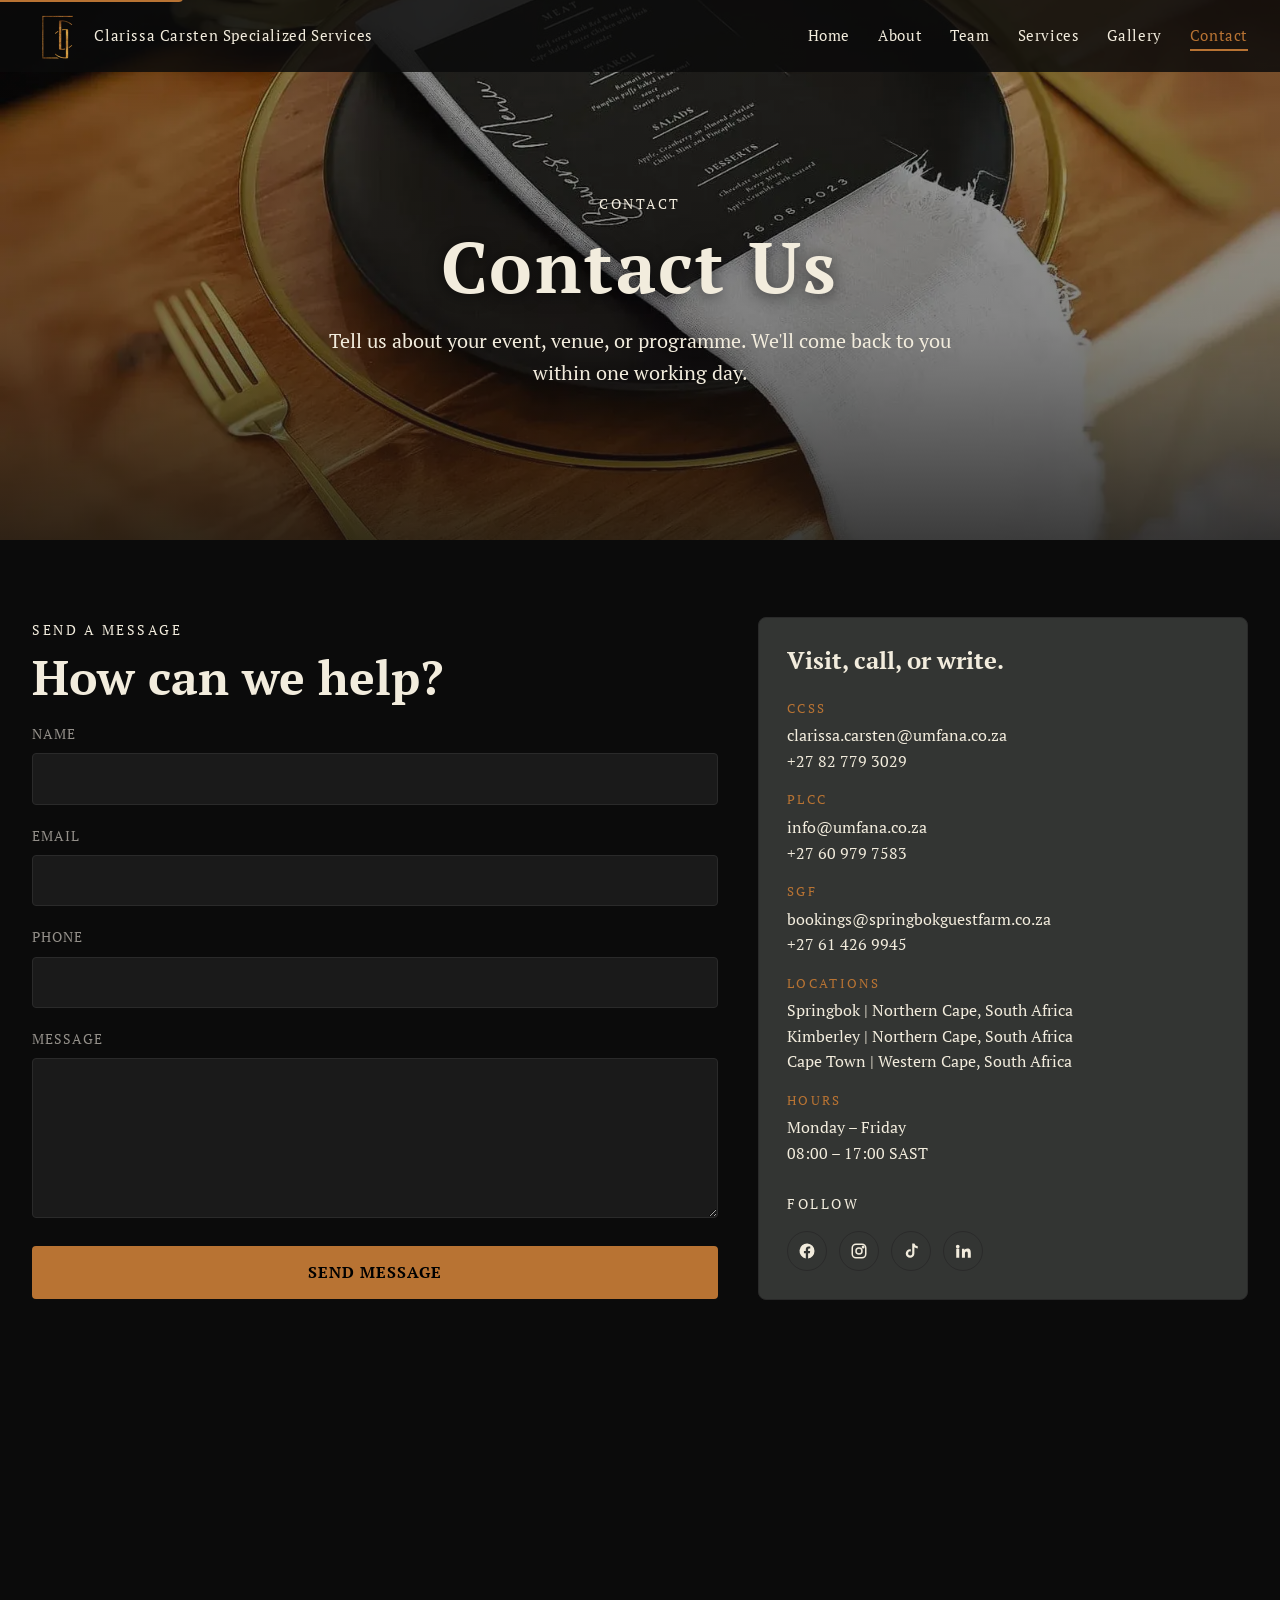
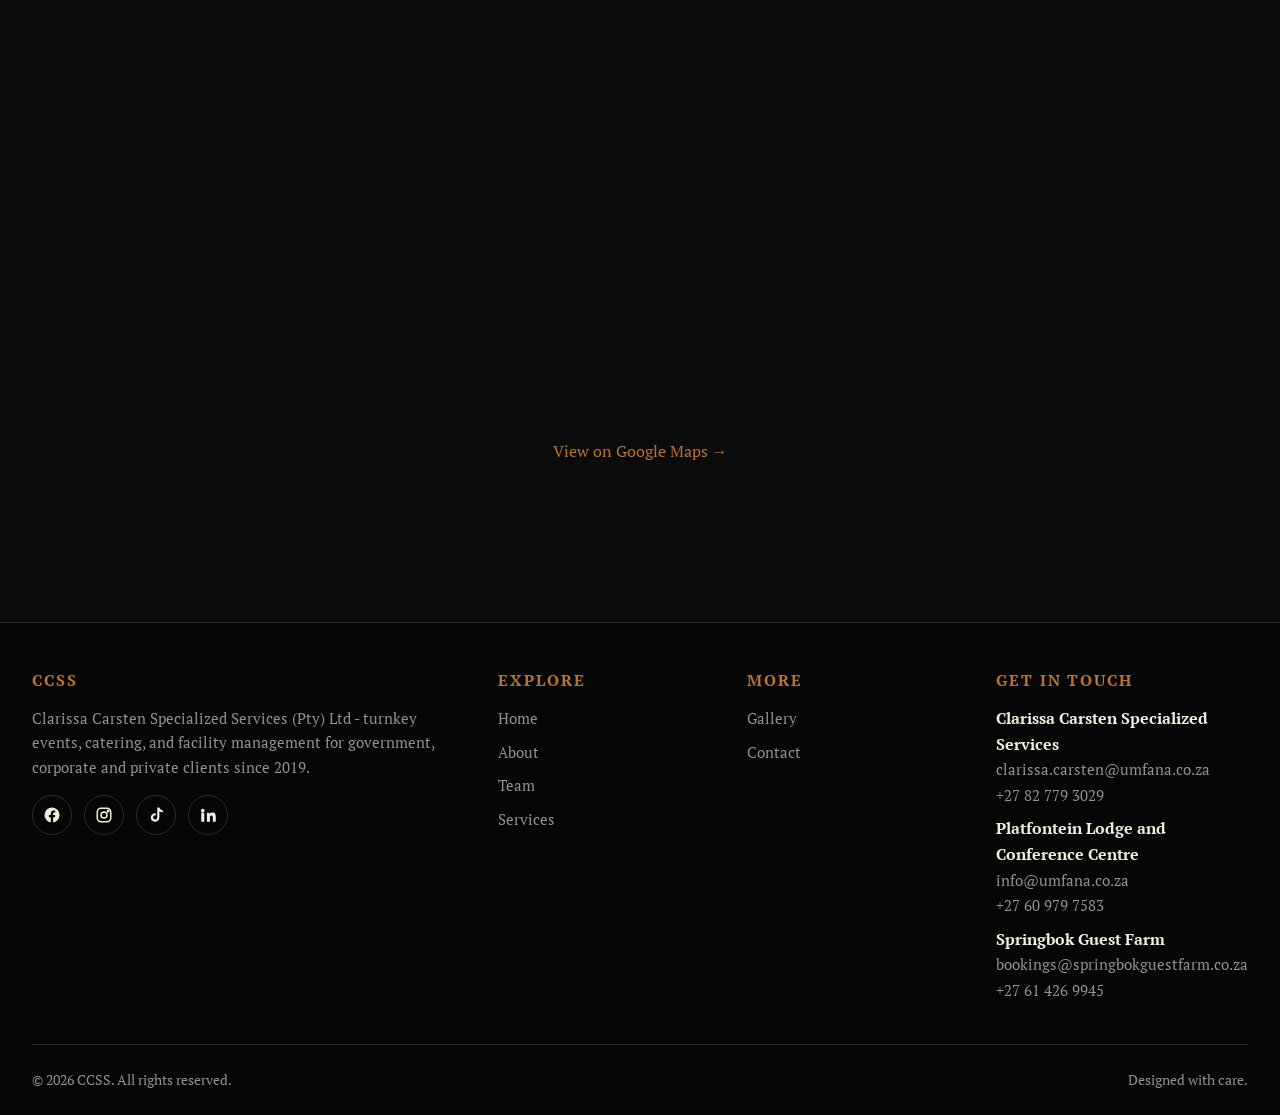
<file: contact.html>
﻿<!DOCTYPE html>
<html lang="en">
<head>
  <meta charset="UTF-8">
  <meta name="viewport" content="width=device-width, initial-scale=1">
  <meta name="theme-color" content="#0B0B0B">

  <!-- Favicon (shown next to the site name in Google search results) -->
  <link rel="icon" type="image/png" href="images/ccss-logo-180.png">
  <link rel="apple-touch-icon" href="images/ccss-logo-180.png">

  <title>Contact Us - CCSS</title>
  <meta name="description" content="Get in touch with CCSS. Send us a message, find our address and hours, or follow us on social media.">
  <meta name="keywords" content="contact CCSS, hospitality enquiry, event enquiry, venue booking">

  <link rel="canonical" href="https://www.ccss.co.za/contact.html">

  <meta property="og:type" content="website">
  <meta property="og:title" content="Contact Us - CCSS">
  <meta property="og:description" content="Get in touch with CCSS.">
  <meta property="og:url" content="https://www.ccss.co.za/contact.html">
  <meta property="og:image" content="https://www.ccss.co.za/images/og-image.jpg">

  <meta name="twitter:card" content="summary_large_image">
  <meta name="twitter:title" content="Contact Us - CCSS">
  <meta name="twitter:description" content="Get in touch with CCSS.">
  <meta name="twitter:image" content="https://www.ccss.co.za/images/og-image.jpg">

  <link rel="preload" href="fonts/pt-serif-regular.woff2" as="font" type="font/woff2" crossorigin>

  <link rel="stylesheet" href="css/styles.css">

  <!-- Google Analytics 4 -->
  <script async src="https://www.googletagmanager.com/gtag/js?id=G-TRFS920L8L"></script>
  <script>
    window.dataLayer = window.dataLayer || [];
    function gtag(){dataLayer.push(arguments);}
    gtag('js', new Date());
    gtag('config', 'G-TRFS920L8L');
  </script>

  <script defer src="js/main.js"></script>
  <script defer src="js/form.js"></script>
</head>
<body>

  <a class="skip-link" href="#main">Skip to main content</a>

  <!-- ====================== NAVBAR ====================== -->
  <header class="navbar" role="banner">
    <div class="container navbar__inner">
      <a href="index.html" class="navbar__brand" aria-label="CCSS home">
        <img class="navbar__brand-logo" src="images/ccss-logo.webp" alt="" width="52" height="52">
        <span class="navbar__brand-name">Clarissa Carsten Specialized Services</span>
      </a>

      <nav aria-label="Primary">
        <ul class="navbar__links">
          <li><a href="index.html"    data-nav-link>Home</a></li>
          <li><a href="about.html"    data-nav-link>About</a></li>
          <li><a href="team.html"     data-nav-link>Team</a></li>
          <li><a href="services.html" data-nav-link>Services</a></li>
          <li><a href="gallery.html"  data-nav-link>Gallery</a></li>
          <li><a href="contact.html"  data-nav-link>Contact</a></li>
        </ul>
      </nav>

      <button class="navbar__toggle" type="button"
              aria-label="Open menu" aria-expanded="false"
              aria-controls="mobile-nav">
        <span></span><span></span><span></span>
      </button>
    </div>

    <div class="navbar__panel" id="mobile-nav">
      <ul>
        <li><a href="index.html"    data-nav-link>Home</a></li>
        <li><a href="about.html"    data-nav-link>About</a></li>
        <li><a href="team.html"     data-nav-link>Team</a></li>
        <li><a href="services.html" data-nav-link>Services</a></li>
        <li><a href="gallery.html"  data-nav-link>Gallery</a></li>
        <li><a href="contact.html"  data-nav-link>Contact</a></li>
      </ul>
    </div>
  </header>

  <main id="main">

    <!-- ====================== HERO ====================== -->
    <section class="hero hero--page" style="background-image: url('images/hero/contact-hero-decor-underplate-napkin-rustic-1600w.webp');">
      <div class="hero__content">
        <p class="eyebrow">Contact</p>
        <h1 class="hero__title">Contact Us</h1>
        <p class="hero__subtitle">Tell us about your event, venue, or programme. We'll come back to you within one working day.</p>
      </div>
    </section>

    <!-- ====================== CONTACT GRID ====================== -->
    <section class="section">
      <div class="container">
        <div class="contact-grid">

          <!-- Contact form -->
          <div class="fade-in">
            <p class="eyebrow">Send a message</p>
            <h2>How can we help?</h2>

            <form class="form" data-contact-form
                  action="https://api.web3forms.com/submit" method="POST" novalidate>
              <input type="hidden" name="access_key" value="86d6b3d9-64ba-4a7e-b190-ba9d71ddd481">
              <input type="hidden" name="subject" value="New contact form submission - CCSS website">
              <input type="hidden" name="from_name" value="CCSS Website">
              <!-- Honeypot field for spam protection (Web3Forms convention) -->
              <input type="checkbox" name="botcheck" style="display: none;" tabindex="-1" autocomplete="off">

              <div class="form__field">
                <label for="contact-name">Name</label>
                <input id="contact-name" name="name" type="text" autocomplete="name" required>
                <p class="form__error">Please enter your name.</p>
              </div>

              <div class="form__field">
                <label for="contact-email">Email</label>
                <input id="contact-email" name="email" type="email" autocomplete="email" required>
                <p class="form__error">Please enter a valid email address.</p>
              </div>

              <div class="form__field">
                <label for="contact-phone">Phone</label>
                <input id="contact-phone" name="phone" type="tel" autocomplete="tel" required>
                <p class="form__error">Please enter a valid phone number.</p>
              </div>

              <div class="form__field">
                <label for="contact-message">Message</label>
                <textarea id="contact-message" name="message" required></textarea>
                <p class="form__error">Please tell us a little about your enquiry.</p>
              </div>

              <button class="btn" type="submit">Send message</button>

              <p class="form__status" role="status" aria-live="polite"></p>
            </form>
          </div>

          <!-- Sidebar with business details -->
          <aside class="contact-info fade-in">
            <h2 style="font-size: 1.5rem; margin-bottom: 1.5rem;">Visit, call, or write.</h2>
            <dl>
              <div>
                <dt>CCSS</dt>
                <dd>
                  <a href="mailto:clarissa.carsten@umfana.co.za">clarissa.carsten@umfana.co.za</a><br>
                  <a href="tel:+27827793029">+27 82 779 3029</a>
                </dd>
              </div>
              <div>
                <dt>PLCC</dt>
                <dd>
                  <a href="mailto:info@umfana.co.za">info@umfana.co.za</a><br>
                  <a href="tel:+27609797583">+27 60 979 7583</a>
                </dd>
              </div>
              <div>
                <dt>SGF</dt>
                <dd>
                  <a href="mailto:bookings@springbokguestfarm.co.za">bookings@springbokguestfarm.co.za</a><br>
                  <a href="tel:+27614269945">+27 61 426 9945</a>
                </dd>
              </div>
              <div>
                <dt>Locations</dt>
                <dd>
                  Springbok | Northern Cape, South Africa<br>
                  Kimberley | Northern Cape, South Africa<br>
                  Cape Town | Western Cape, South Africa
                </dd>
              </div>
              <div>
                <dt>Hours</dt>
                <dd>Monday – Friday<br>08:00 – 17:00 SAST</dd>
              </div>
            </dl>

            <p class="eyebrow" style="margin-bottom: 0.5rem;">Follow</p>
            <div class="contact-social">
              <a href="https://www.facebook.com/groups/www.namakwaguestfarm.co.za" aria-label="Facebook" target="_blank" rel="noopener noreferrer">
                <svg viewBox="0 0 24 24" fill="currentColor" aria-hidden="true"><path d="M22 12a10 10 0 1 0-11.6 9.87v-6.99H7.9V12h2.5V9.8c0-2.47 1.47-3.84 3.72-3.84 1.08 0 2.21.19 2.21.19v2.43h-1.25c-1.23 0-1.61.76-1.61 1.55V12h2.74l-.44 2.88h-2.3v6.99A10 10 0 0 0 22 12z"/></svg>
              </a>
              <a href="https://www.instagram.com/clarissacarsten/" aria-label="Instagram" target="_blank" rel="noopener noreferrer">
                <svg viewBox="0 0 24 24" fill="none" stroke="currentColor" stroke-width="2" aria-hidden="true"><rect x="3" y="3" width="18" height="18" rx="5"/><circle cx="12" cy="12" r="4"/><circle cx="17.5" cy="6.5" r="1" fill="currentColor"/></svg>
              </a>
              <a href="https://www.tiktok.com/@clarissacarsten" aria-label="TikTok" target="_blank" rel="noopener noreferrer">
                <svg viewBox="0 0 24 24" fill="currentColor" aria-hidden="true"><path d="M21 8.5a7.5 7.5 0 0 1-4.5-1.5v8.25a5.75 5.75 0 1 1-5.75-5.75c.32 0 .63.03.94.08v3a2.75 2.75 0 1 0 1.94 2.62V2h2.93a4.57 4.57 0 0 0 4.44 3.5V8.5z"/></svg>
              </a>
              <a href="https://www.linkedin.com/in/clarissa-carsten-a8799a21/" aria-label="LinkedIn" target="_blank" rel="noopener noreferrer">
                <svg viewBox="0 0 24 24" fill="currentColor" aria-hidden="true"><path d="M4.98 3.5a2.5 2.5 0 1 1 0 5 2.5 2.5 0 0 1 0-5zM3 9h4v12H3V9zm7 0h3.8v1.7h.06c.53-.95 1.83-1.95 3.77-1.95 4.04 0 4.78 2.66 4.78 6.12V21h-4v-5.32c0-1.27-.02-2.9-1.77-2.9-1.77 0-2.04 1.38-2.04 2.81V21h-4V9z"/></svg>
              </a>
            </div>
          </aside>

        </div>

        <!--
          Embedded Google Maps placeholder. To use a real map:
            1. Go to maps.google.com, find your business address
            2. Click Share → Embed a map → Copy HTML
            3. Replace the src below with the URL from the iframe Google gives you
        -->
        <iframe class="contact-map fade-in"
                title="Map of Springbok Guest Farm, R355 Airport Road"
                loading="lazy"
                referrerpolicy="no-referrer-when-downgrade"
                src="https://maps.google.com/maps?q=-29.708972,17.962917&z=14&output=embed"
                allowfullscreen></iframe>

        <p style="margin-top: 1rem; text-align: center;">
          <a href="https://maps.app.goo.gl/LoqZ6zUzGnVuyoFf7" target="_blank" rel="noopener noreferrer">View on Google Maps →</a>
        </p>

      </div>
    </section>

  </main>

  <!-- ====================== FOOTER ====================== -->
  <footer class="footer" role="contentinfo">
    <div class="container">
      <div class="footer__grid">
        <div class="footer__brand">
          <h4>CCSS</h4>
          <p>Clarissa Carsten Specialized Services (Pty) Ltd - turnkey events, catering, and facility management for government, corporate and private clients since 2019.</p>
          <div class="footer__social">
            <a href="https://www.facebook.com/groups/www.namakwaguestfarm.co.za" aria-label="Facebook" target="_blank" rel="noopener noreferrer">
              <svg viewBox="0 0 24 24" fill="currentColor" aria-hidden="true"><path d="M22 12a10 10 0 1 0-11.6 9.87v-6.99H7.9V12h2.5V9.8c0-2.47 1.47-3.84 3.72-3.84 1.08 0 2.21.19 2.21.19v2.43h-1.25c-1.23 0-1.61.76-1.61 1.55V12h2.74l-.44 2.88h-2.3v6.99A10 10 0 0 0 22 12z"/></svg>
            </a>
            <a href="https://www.instagram.com/clarissacarsten/" aria-label="Instagram" target="_blank" rel="noopener noreferrer">
              <svg viewBox="0 0 24 24" fill="none" stroke="currentColor" stroke-width="2" aria-hidden="true"><rect x="3" y="3" width="18" height="18" rx="5"/><circle cx="12" cy="12" r="4"/><circle cx="17.5" cy="6.5" r="1" fill="currentColor"/></svg>
            </a>
            <a href="https://www.tiktok.com/@clarissacarsten" aria-label="TikTok" target="_blank" rel="noopener noreferrer">
              <svg viewBox="0 0 24 24" fill="currentColor" aria-hidden="true"><path d="M21 8.5a7.5 7.5 0 0 1-4.5-1.5v8.25a5.75 5.75 0 1 1-5.75-5.75c.32 0 .63.03.94.08v3a2.75 2.75 0 1 0 1.94 2.62V2h2.93a4.57 4.57 0 0 0 4.44 3.5V8.5z"/></svg>
            </a>
            <a href="https://www.linkedin.com/in/clarissa-carsten-a8799a21/" aria-label="LinkedIn" target="_blank" rel="noopener noreferrer">
              <svg viewBox="0 0 24 24" fill="currentColor" aria-hidden="true"><path d="M4.98 3.5a2.5 2.5 0 1 1 0 5 2.5 2.5 0 0 1 0-5zM3 9h4v12H3V9zm7 0h3.8v1.7h.06c.53-.95 1.83-1.95 3.77-1.95 4.04 0 4.78 2.66 4.78 6.12V21h-4v-5.32c0-1.27-.02-2.9-1.77-2.9-1.77 0-2.04 1.38-2.04 2.81V21h-4V9z"/></svg>
            </a>
          </div>
        </div>

        <div>
          <h4>Explore</h4>
          <ul>
            <li><a href="index.html">Home</a></li>
            <li><a href="about.html">About</a></li>
            <li><a href="team.html">Team</a></li>
            <li><a href="services.html">Services</a></li>
          </ul>
        </div>

        <div>
          <h4>More</h4>
          <ul>
            <li><a href="gallery.html">Gallery</a></li>
            <li><a href="contact.html">Contact</a></li>
          </ul>
        </div>

        <div>
          <h4>Get in touch</h4>
          <ul>
            <li>
              <strong>Clarissa Carsten Specialized Services</strong><br>
              <a href="mailto:clarissa.carsten@umfana.co.za">clarissa.carsten@umfana.co.za</a><br>
              <a href="tel:+27827793029">+27 82 779 3029</a>
            </li>
            <li>
              <strong>Platfontein Lodge and Conference Centre</strong><br>
              <a href="mailto:info@umfana.co.za">info@umfana.co.za</a><br>
              <a href="tel:+27609797583">+27 60 979 7583</a>
            </li>
            <li>
              <strong>Springbok Guest Farm</strong><br>
              <a href="mailto:bookings@springbokguestfarm.co.za">bookings@springbokguestfarm.co.za</a><br>
              <a href="tel:+27614269945">+27 61 426 9945</a>
            </li>
          </ul>
        </div>
      </div>

      <div class="footer__bottom">
        <span>&copy; <span data-current-year>2026</span> CCSS. All rights reserved.</span>
        <span>Designed with care.</span>
      </div>
    </div>
  </footer>

</body>
</html>
</file>
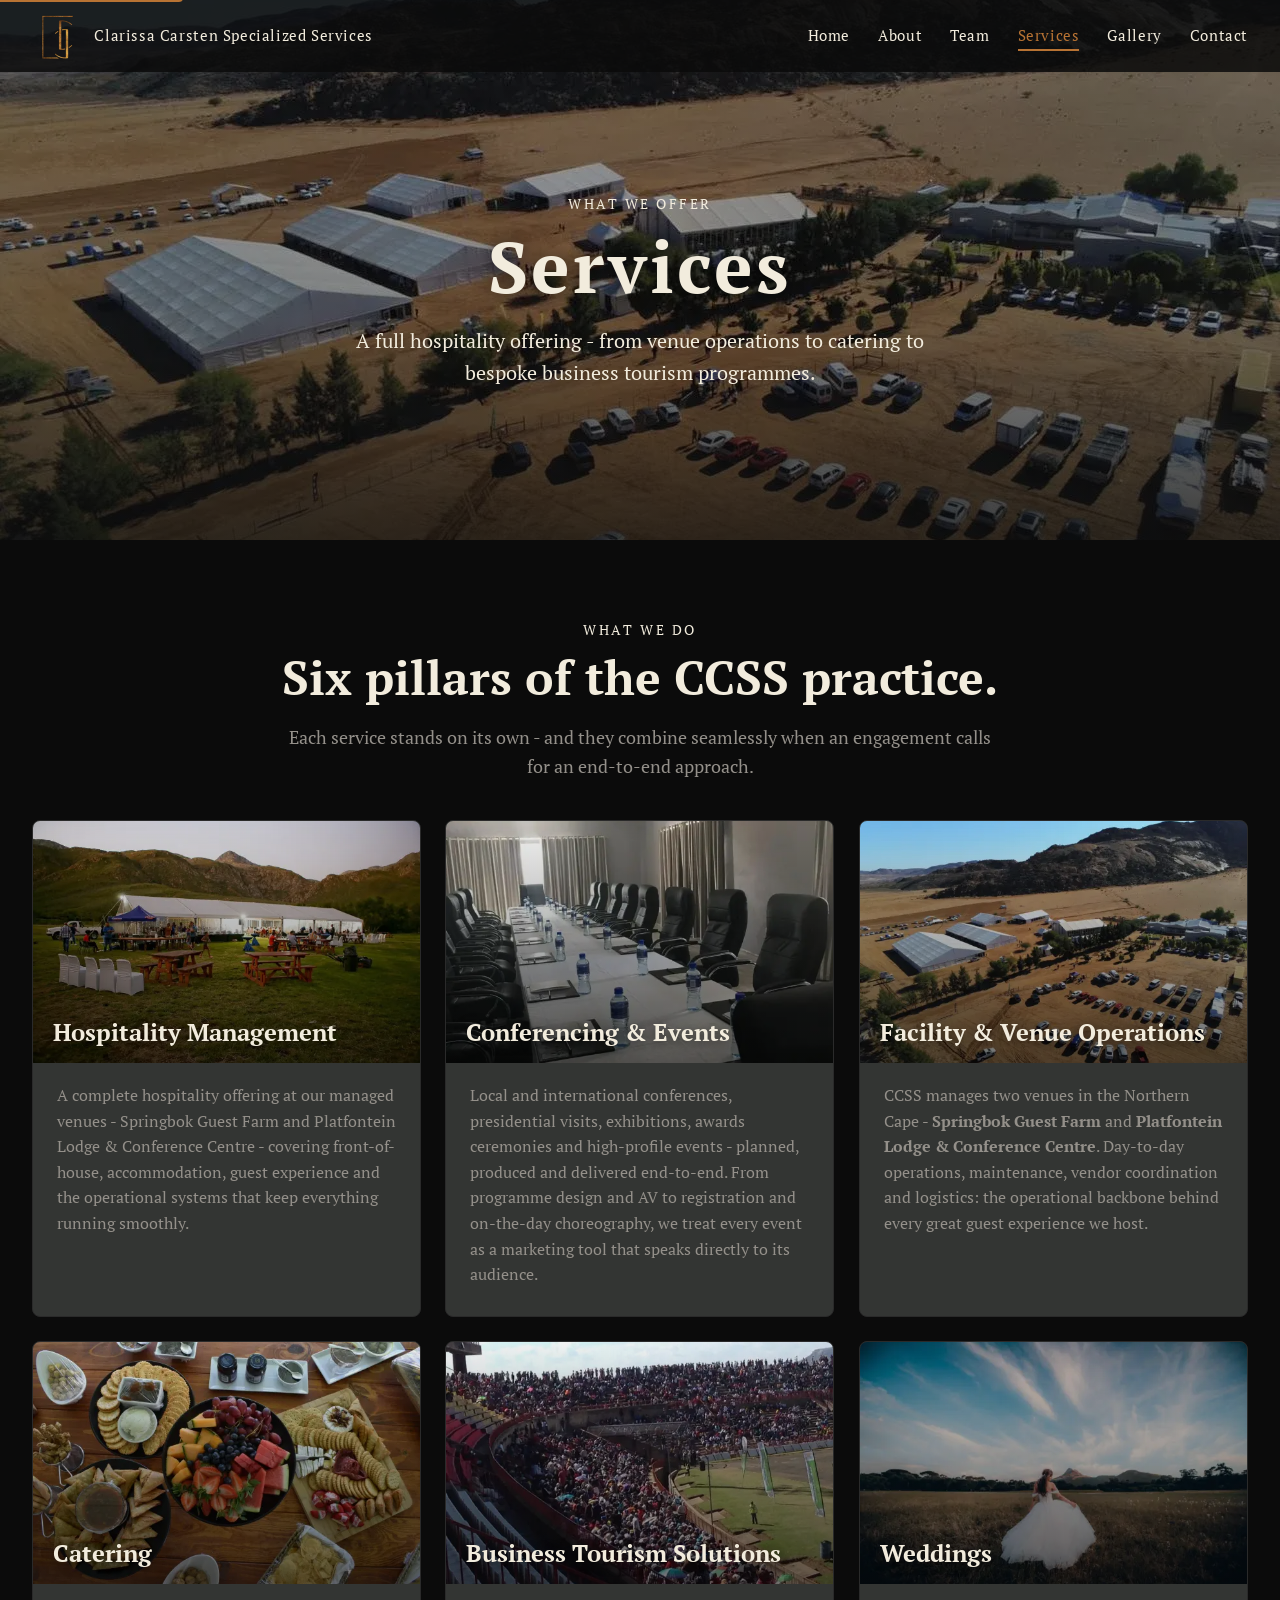
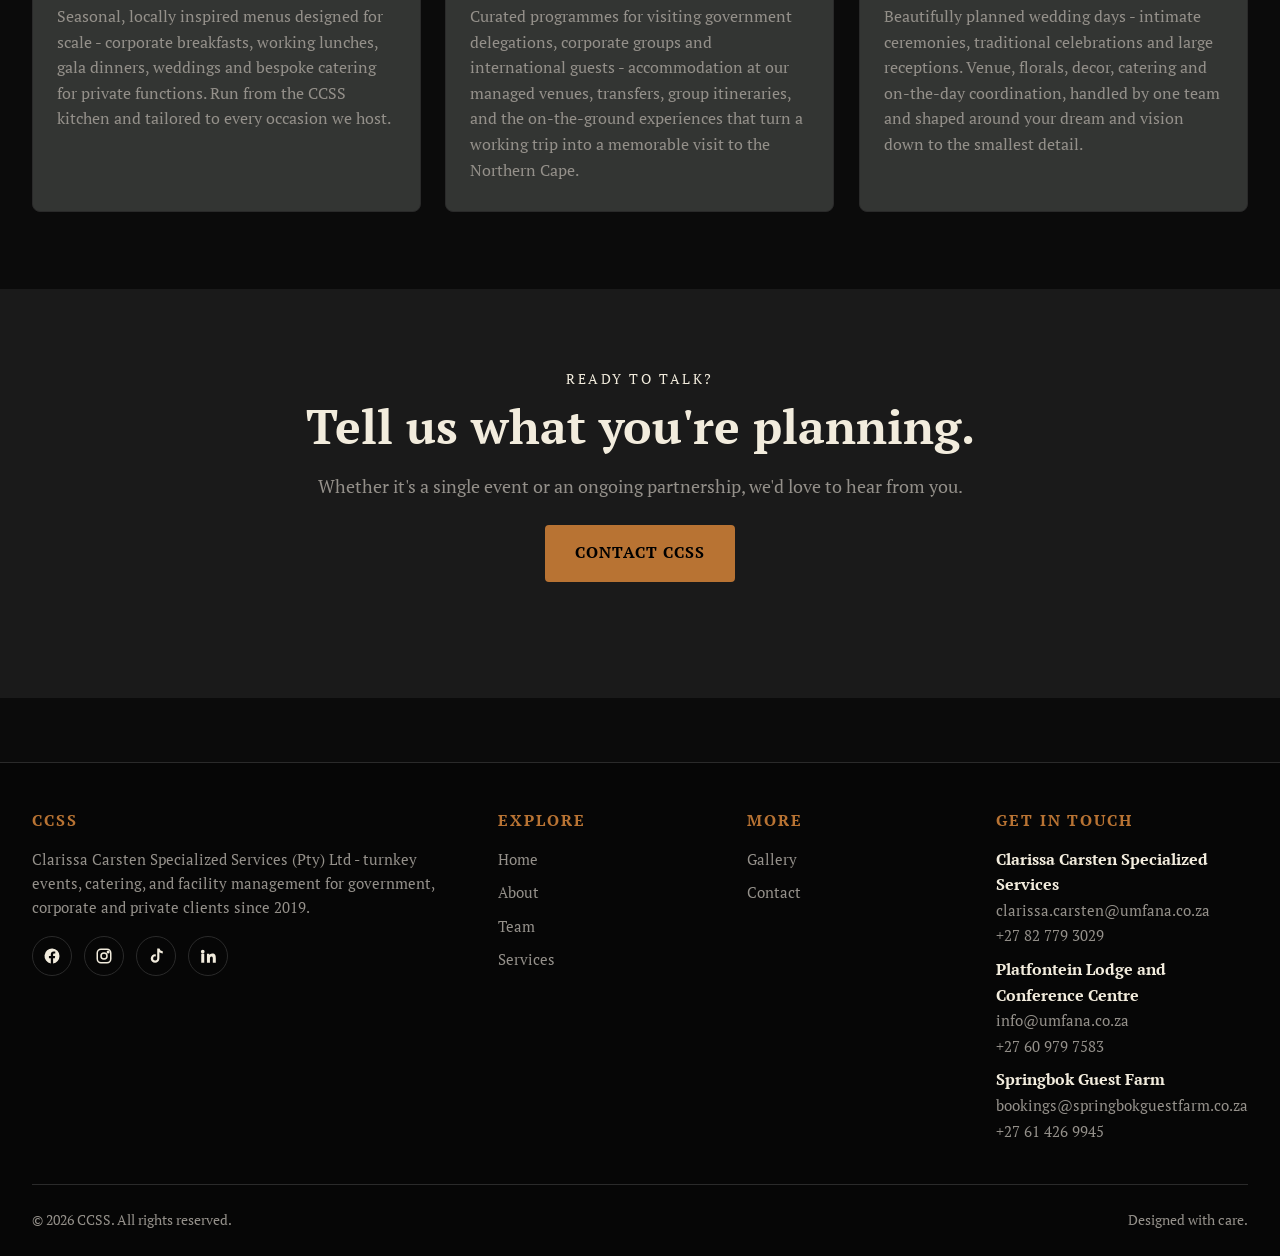
<file: services.html>
﻿<!DOCTYPE html>
<html lang="en">
<head>
  <meta charset="UTF-8">
  <meta name="viewport" content="width=device-width, initial-scale=1">
  <meta name="theme-color" content="#0B0B0B">

  <!-- Favicon (shown next to the site name in Google search results) -->
  <link rel="icon" type="image/png" href="images/ccss-logo-180.png">
  <link rel="apple-touch-icon" href="images/ccss-logo-180.png">

  <title>Services - CCSS</title>
  <meta name="description" content="CCSS services: hospitality management, conferencing & events, facility & venue operations, catering, and business tourism solutions.">
  <meta name="keywords" content="hospitality management, conferencing, events, facility management, venue operations, catering, business tourism">

  <link rel="canonical" href="https://www.ccss.co.za/services.html">

  <meta property="og:type" content="website">
  <meta property="og:title" content="Services - CCSS">
  <meta property="og:description" content="The full CCSS service offering, from hospitality to venue operations and beyond.">
  <meta property="og:url" content="https://www.ccss.co.za/services.html">
  <meta property="og:image" content="https://www.ccss.co.za/images/og-image.jpg">

  <meta name="twitter:card" content="summary_large_image">
  <meta name="twitter:title" content="Services - CCSS">
  <meta name="twitter:description" content="The full CCSS service offering.">
  <meta name="twitter:image" content="https://www.ccss.co.za/images/og-image.jpg">

  <link rel="preload" href="fonts/pt-serif-regular.woff2" as="font" type="font/woff2" crossorigin>

  <link rel="stylesheet" href="css/styles.css">

  <!-- Google Analytics 4 - replace G-TRFS920L8L with your real measurement ID -->
  <script async src="https://www.googletagmanager.com/gtag/js?id=G-TRFS920L8L"></script>
  <script>
    window.dataLayer = window.dataLayer || [];
    function gtag(){dataLayer.push(arguments);}
    gtag('js', new Date());
    gtag('config', 'G-TRFS920L8L');
  </script>

  <script defer src="js/main.js"></script>
</head>
<body>

  <a class="skip-link" href="#main">Skip to main content</a>

  <!-- ====================== NAVBAR ====================== -->
  <header class="navbar" role="banner">
    <div class="container navbar__inner">
      <a href="index.html" class="navbar__brand" aria-label="CCSS home">
        <img class="navbar__brand-logo" src="images/ccss-logo.webp" alt="" width="52" height="52">
        <span class="navbar__brand-name">Clarissa Carsten Specialized Services</span>
      </a>

      <nav aria-label="Primary">
        <ul class="navbar__links">
          <li><a href="index.html"    data-nav-link>Home</a></li>
          <li><a href="about.html"    data-nav-link>About</a></li>
          <li><a href="team.html"     data-nav-link>Team</a></li>
          <li><a href="services.html" data-nav-link>Services</a></li>
          <li><a href="gallery.html"  data-nav-link>Gallery</a></li>
          <li><a href="contact.html"  data-nav-link>Contact</a></li>
        </ul>
      </nav>

      <button class="navbar__toggle" type="button"
              aria-label="Open menu" aria-expanded="false"
              aria-controls="mobile-nav">
        <span></span><span></span><span></span>
      </button>
    </div>

    <div class="navbar__panel" id="mobile-nav">
      <ul>
        <li><a href="index.html"    data-nav-link>Home</a></li>
        <li><a href="about.html"    data-nav-link>About</a></li>
        <li><a href="team.html"     data-nav-link>Team</a></li>
        <li><a href="services.html" data-nav-link>Services</a></li>
        <li><a href="gallery.html"  data-nav-link>Gallery</a></li>
        <li><a href="contact.html"  data-nav-link>Contact</a></li>
      </ul>
    </div>
  </header>

  <main id="main">

    <!-- ====================== HERO ====================== -->
    <section class="hero hero--page" style="background-image: url('images/hero/services-hero-facility-management-marquee-logistics-2024-1600w.webp');">
      <div class="hero__content">
        <p class="eyebrow">What we offer</p>
        <h1 class="hero__title">Services</h1>
        <p class="hero__subtitle">A full hospitality offering - from venue operations to catering to bespoke business tourism programmes.</p>
      </div>
    </section>

    <!-- ====================== SERVICES GRID ====================== -->
    <section class="section">
      <div class="container">
        <div class="section__header fade-in">
          <p class="eyebrow">What we do</p>
          <h2>Six pillars of the CCSS practice.</h2>
          <p class="lede">Each service stands on its own - and they combine seamlessly when an engagement calls for an end-to-end approach.</p>
        </div>

        <div class="services-grid">

          <!-- 1. Hospitality Management -->
          <a class="service-card fade-in" href="gallery.html" aria-label="Hospitality Management - view gallery">
            <div class="service-card__media" style="background-image: url('images/services/hospitality-marquee-tent-rental-outdoor-event-600w.webp');">
              <h3 class="service-card__title">Hospitality Management</h3>
            </div>
            <div class="service-card__body">
              <p>A complete hospitality offering at our managed venues - Springbok Guest Farm and Platfontein Lodge &amp; Conference Centre - covering front-of-house, accommodation, guest experience and the operational systems that keep everything running smoothly.</p>
            </div>
          </a>

          <!-- 2. Conferencing & Events -->
          <a class="service-card fade-in" href="gallery.html" aria-label="Conferencing & Events - view gallery">
            <div class="service-card__media" style="background-image: url('images/services/conferencing-ccss-meeting-2026-600w.webp');">
              <h3 class="service-card__title">Conferencing &amp; Events</h3>
            </div>
            <div class="service-card__body">
              <p>Local and international conferences, presidential visits, exhibitions, awards ceremonies and high-profile events - planned, produced and delivered end-to-end. From programme design and AV to registration and on-the-day choreography, we treat every event as a marketing tool that speaks directly to its audience.</p>
            </div>
          </a>

          <!-- 3. Facility & Venue Operations -->
          <a class="service-card fade-in" href="gallery.html" aria-label="Facility & Venue Operations - view gallery">
            <div class="service-card__media" style="background-image: url('images/services/facility-management-marquee-logistics-2024-600w.webp');">
              <h3 class="service-card__title">Facility &amp; Venue Operations</h3>
            </div>
            <div class="service-card__body">
              <p>CCSS manages two venues in the Northern Cape - <strong>Springbok Guest Farm</strong> and <strong>Platfontein Lodge &amp; Conference Centre</strong>. Day-to-day operations, maintenance, vendor coordination and logistics: the operational backbone behind every great guest experience we host.</p>
            </div>
          </a>

          <!-- 4. Catering -->
          <a class="service-card fade-in" href="gallery.html" aria-label="Catering - view gallery">
            <div class="service-card__media" style="background-image: url('images/services/catering-ccss-springbok-cheese-platters-2026-600w.webp');">
              <h3 class="service-card__title">Catering</h3>
            </div>
            <div class="service-card__body">
              <p>Seasonal, locally inspired menus designed for scale - corporate breakfasts, working lunches, gala dinners, weddings and bespoke catering for private functions. Run from the CCSS kitchen and tailored to every occasion we host.</p>
            </div>
          </a>

          <!-- 5. Business Tourism Solutions -->
          <a class="service-card fade-in" href="gallery.html" aria-label="Business Tourism Solutions - view gallery">
            <div class="service-card__media" style="background-image: url('images/services/business-tourism-stadium-event-celebration-audience-600w.webp');">
              <h3 class="service-card__title">Business Tourism Solutions</h3>
            </div>
            <div class="service-card__body">
              <p>Curated programmes for visiting government delegations, corporate groups and international guests - accommodation at our managed venues, transfers, group itineraries, and the on-the-ground experiences that turn a working trip into a memorable visit to the Northern Cape.</p>
            </div>
          </a>

          <!-- 6. Weddings -->
          <a class="service-card fade-in" href="gallery.html" aria-label="Weddings - view gallery">
            <div class="service-card__media" style="background-image: url('images/services/weddings-outdoor-field-photography-bride-dress-600w.webp');">
              <h3 class="service-card__title">Weddings</h3>
            </div>
            <div class="service-card__body">
              <p>Beautifully planned wedding days - intimate ceremonies, traditional celebrations and large receptions. Venue, florals, decor, catering and on-the-day coordination, handled by one team and shaped around your dream and vision down to the smallest detail.</p>
            </div>
          </a>

        </div>
      </div>
    </section>

    <!-- ====================== CTA ====================== -->
    <section class="section section--alt">
      <div class="container">
        <div class="section__header fade-in">
          <p class="eyebrow">Ready to talk?</p>
          <h2>Tell us what you're planning.</h2>
          <p class="lede">Whether it's a single event or an ongoing partnership, we'd love to hear from you.</p>
          <p style="margin-top: 1.5rem;"><a href="contact.html" class="btn">Contact CCSS</a></p>
        </div>
      </div>
    </section>

  </main>

  <!-- ====================== FOOTER ====================== -->
  <footer class="footer" role="contentinfo">
    <div class="container">
      <div class="footer__grid">
        <div class="footer__brand">
          <h4>CCSS</h4>
          <p>Clarissa Carsten Specialized Services (Pty) Ltd - turnkey events, catering, and facility management for government, corporate and private clients since 2019.</p>
          <div class="footer__social">
            <a href="https://www.facebook.com/groups/www.namakwaguestfarm.co.za" aria-label="Facebook" target="_blank" rel="noopener noreferrer">
              <svg viewBox="0 0 24 24" fill="currentColor" aria-hidden="true"><path d="M22 12a10 10 0 1 0-11.6 9.87v-6.99H7.9V12h2.5V9.8c0-2.47 1.47-3.84 3.72-3.84 1.08 0 2.21.19 2.21.19v2.43h-1.25c-1.23 0-1.61.76-1.61 1.55V12h2.74l-.44 2.88h-2.3v6.99A10 10 0 0 0 22 12z"/></svg>
            </a>
            <a href="https://www.instagram.com/clarissacarsten/" aria-label="Instagram" target="_blank" rel="noopener noreferrer">
              <svg viewBox="0 0 24 24" fill="none" stroke="currentColor" stroke-width="2" aria-hidden="true"><rect x="3" y="3" width="18" height="18" rx="5"/><circle cx="12" cy="12" r="4"/><circle cx="17.5" cy="6.5" r="1" fill="currentColor"/></svg>
            </a>
            <a href="https://www.tiktok.com/@clarissacarsten" aria-label="TikTok" target="_blank" rel="noopener noreferrer">
              <svg viewBox="0 0 24 24" fill="currentColor" aria-hidden="true"><path d="M21 8.5a7.5 7.5 0 0 1-4.5-1.5v8.25a5.75 5.75 0 1 1-5.75-5.75c.32 0 .63.03.94.08v3a2.75 2.75 0 1 0 1.94 2.62V2h2.93a4.57 4.57 0 0 0 4.44 3.5V8.5z"/></svg>
            </a>
            <a href="https://www.linkedin.com/in/clarissa-carsten-a8799a21/" aria-label="LinkedIn" target="_blank" rel="noopener noreferrer">
              <svg viewBox="0 0 24 24" fill="currentColor" aria-hidden="true"><path d="M4.98 3.5a2.5 2.5 0 1 1 0 5 2.5 2.5 0 0 1 0-5zM3 9h4v12H3V9zm7 0h3.8v1.7h.06c.53-.95 1.83-1.95 3.77-1.95 4.04 0 4.78 2.66 4.78 6.12V21h-4v-5.32c0-1.27-.02-2.9-1.77-2.9-1.77 0-2.04 1.38-2.04 2.81V21h-4V9z"/></svg>
            </a>
          </div>
        </div>

        <div>
          <h4>Explore</h4>
          <ul>
            <li><a href="index.html">Home</a></li>
            <li><a href="about.html">About</a></li>
            <li><a href="team.html">Team</a></li>
            <li><a href="services.html">Services</a></li>
          </ul>
        </div>

        <div>
          <h4>More</h4>
          <ul>
            <li><a href="gallery.html">Gallery</a></li>
            <li><a href="contact.html">Contact</a></li>
          </ul>
        </div>

        <div>
          <h4>Get in touch</h4>
          <ul>
            <li>
              <strong>Clarissa Carsten Specialized Services</strong><br>
              <a href="mailto:clarissa.carsten@umfana.co.za">clarissa.carsten@umfana.co.za</a><br>
              <a href="tel:+27827793029">+27 82 779 3029</a>
            </li>
            <li>
              <strong>Platfontein Lodge and Conference Centre</strong><br>
              <a href="mailto:info@umfana.co.za">info@umfana.co.za</a><br>
              <a href="tel:+27609797583">+27 60 979 7583</a>
            </li>
            <li>
              <strong>Springbok Guest Farm</strong><br>
              <a href="mailto:bookings@springbokguestfarm.co.za">bookings@springbokguestfarm.co.za</a><br>
              <a href="tel:+27614269945">+27 61 426 9945</a>
            </li>
          </ul>
        </div>
      </div>

      <div class="footer__bottom">
        <span>&copy; <span data-current-year>2026</span> CCSS. All rights reserved.</span>
        <span>Designed with care.</span>
      </div>
    </div>
  </footer>

</body>
</html>
</file>
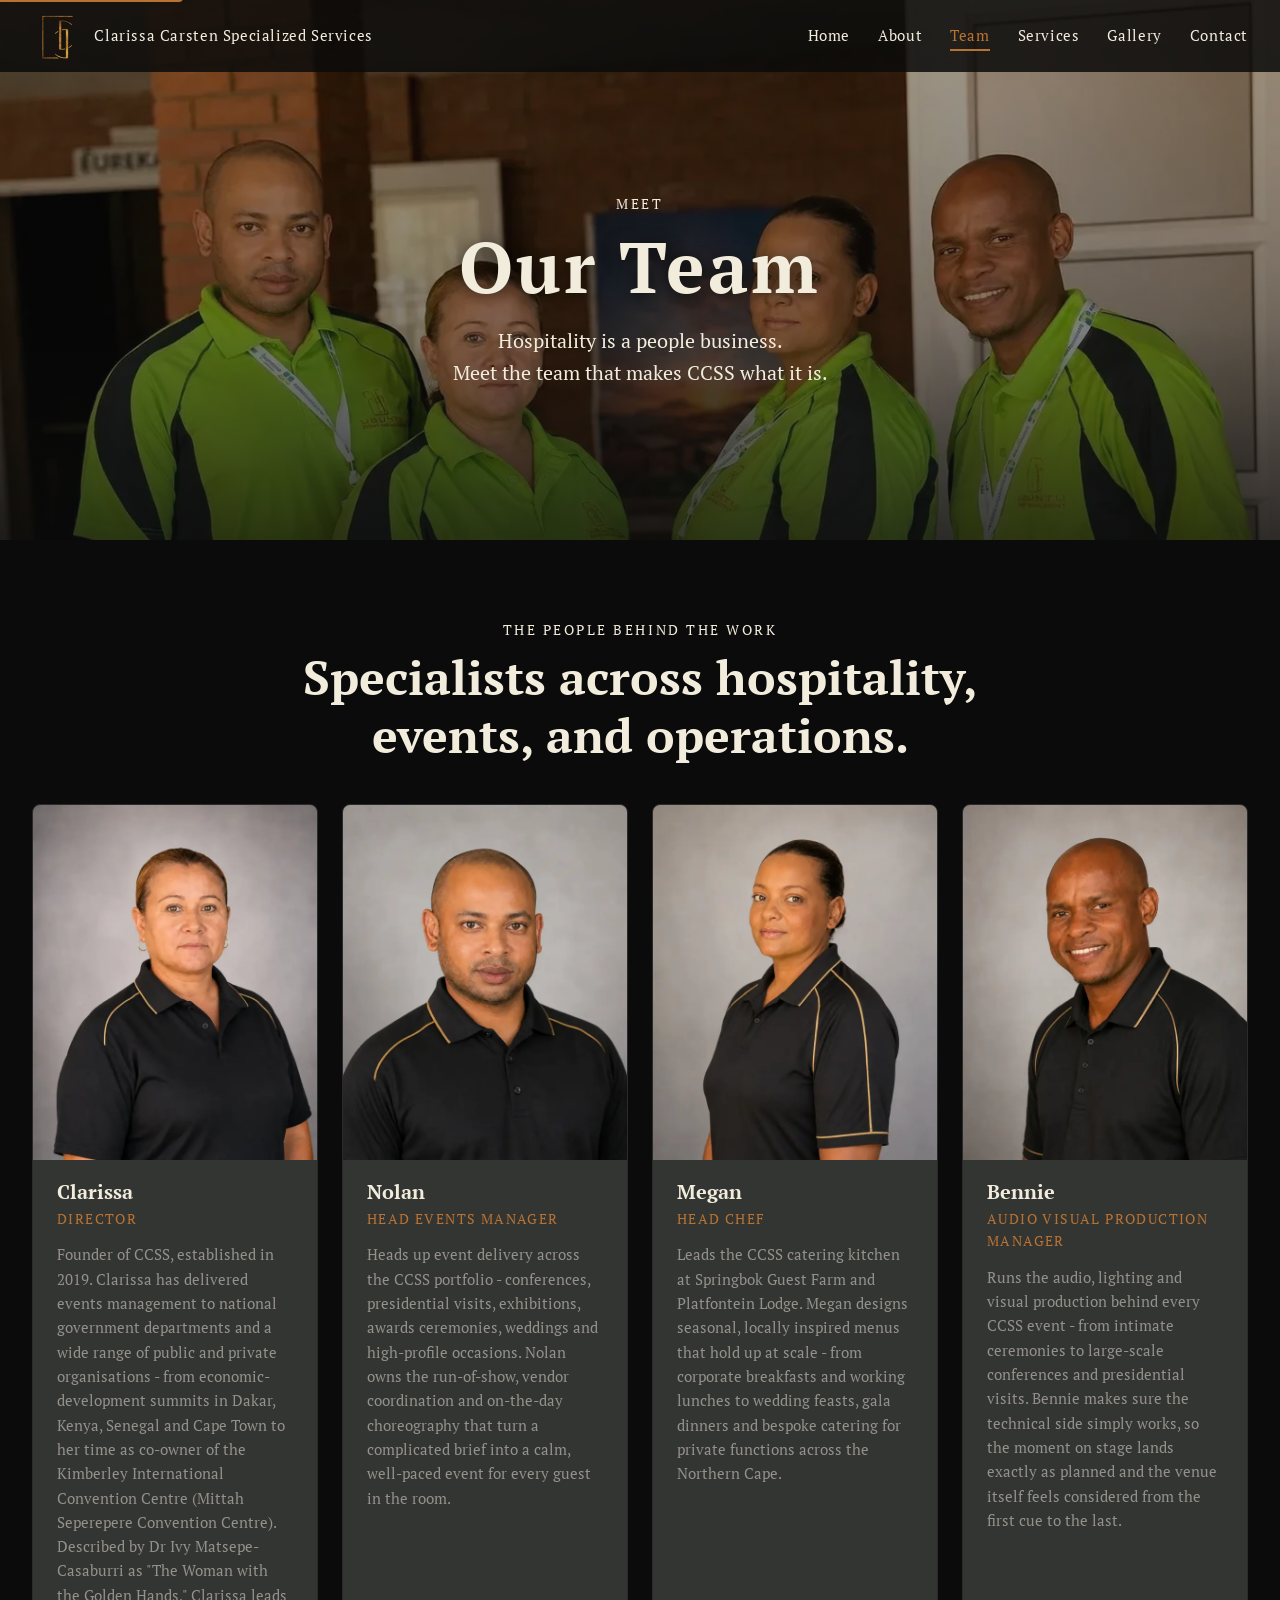
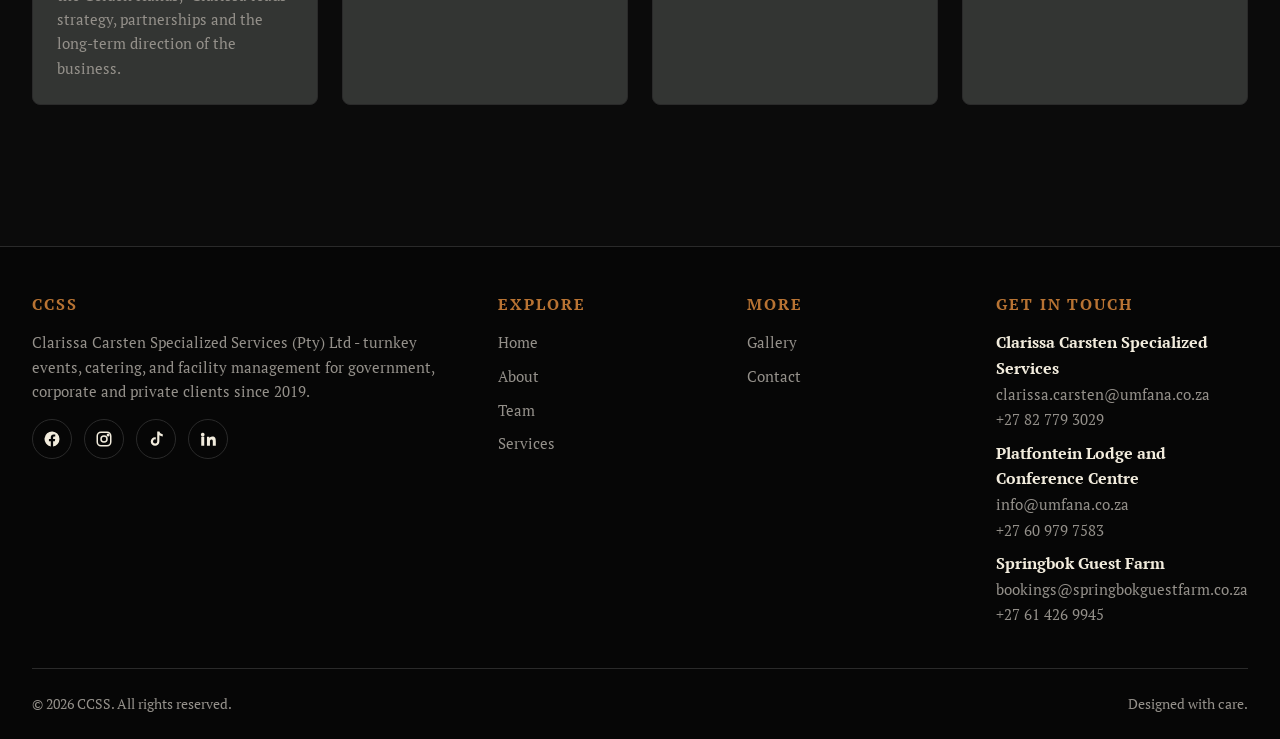
<file: team.html>
﻿<!DOCTYPE html>
<html lang="en">
<head>
  <meta charset="UTF-8">
  <meta name="viewport" content="width=device-width, initial-scale=1">
  <meta name="theme-color" content="#0B0B0B">

  <!-- Favicon (shown next to the site name in Google search results) -->
  <link rel="icon" type="image/png" href="images/ccss-logo-180.png">
  <link rel="apple-touch-icon" href="images/ccss-logo-180.png">

  <title>Our Team - CCSS</title>
  <meta name="description" content="Meet the CCSS team - hospitality, events, and venue management specialists who bring care and craft to every project.">
  <meta name="keywords" content="CCSS team, hospitality experts, event planners, venue management staff">

  <link rel="canonical" href="https://www.ccss.co.za/team.html">

  <meta property="og:type" content="website">
  <meta property="og:title" content="Our Team - CCSS">
  <meta property="og:description" content="Meet the people behind CCSS.">
  <meta property="og:url" content="https://www.ccss.co.za/team.html">
  <meta property="og:image" content="https://www.ccss.co.za/images/og-image.jpg">

  <meta name="twitter:card" content="summary_large_image">
  <meta name="twitter:title" content="Our Team - CCSS">
  <meta name="twitter:description" content="Meet the people behind CCSS.">
  <meta name="twitter:image" content="https://www.ccss.co.za/images/og-image.jpg">

  <link rel="preload" href="fonts/pt-serif-regular.woff2" as="font" type="font/woff2" crossorigin>

  <link rel="stylesheet" href="css/styles.css">

  <!-- Google Analytics 4 - replace G-TRFS920L8L with your real measurement ID -->
  <script async src="https://www.googletagmanager.com/gtag/js?id=G-TRFS920L8L"></script>
  <script>
    window.dataLayer = window.dataLayer || [];
    function gtag(){dataLayer.push(arguments);}
    gtag('js', new Date());
    gtag('config', 'G-TRFS920L8L');
  </script>

  <script defer src="js/main.js"></script>
</head>
<body>

  <a class="skip-link" href="#main">Skip to main content</a>

  <!-- ====================== NAVBAR ====================== -->
  <header class="navbar" role="banner">
    <div class="container navbar__inner">
      <a href="index.html" class="navbar__brand" aria-label="CCSS home">
        <img class="navbar__brand-logo" src="images/ccss-logo.webp" alt="" width="52" height="52">
        <span class="navbar__brand-name">Clarissa Carsten Specialized Services</span>
      </a>

      <nav aria-label="Primary">
        <ul class="navbar__links">
          <li><a href="index.html"    data-nav-link>Home</a></li>
          <li><a href="about.html"    data-nav-link>About</a></li>
          <li><a href="team.html"     data-nav-link>Team</a></li>
          <li><a href="services.html" data-nav-link>Services</a></li>
          <li><a href="gallery.html"  data-nav-link>Gallery</a></li>
          <li><a href="contact.html"  data-nav-link>Contact</a></li>
        </ul>
      </nav>

      <button class="navbar__toggle" type="button"
              aria-label="Open menu" aria-expanded="false"
              aria-controls="mobile-nav">
        <span></span><span></span><span></span>
      </button>
    </div>

    <div class="navbar__panel" id="mobile-nav">
      <ul>
        <li><a href="index.html"    data-nav-link>Home</a></li>
        <li><a href="about.html"    data-nav-link>About</a></li>
        <li><a href="team.html"     data-nav-link>Team</a></li>
        <li><a href="services.html" data-nav-link>Services</a></li>
        <li><a href="gallery.html"  data-nav-link>Gallery</a></li>
        <li><a href="contact.html"  data-nav-link>Contact</a></li>
      </ul>
    </div>
  </header>

  <main id="main">

    <!-- ====================== HERO ====================== -->
    <section class="hero hero--page" style="background-image: url('images/hero/team-hero-members-staff-uniform-1600w.webp');">
      <div class="hero__content">
        <p class="eyebrow">Meet</p>
        <h1 class="hero__title">Our Team</h1>
        <p class="hero__subtitle">Hospitality is a people business. <br> Meet the team that makes CCSS what it is.</p>
      </div>
    </section>

    <!-- ====================== TEAM GRID ====================== -->
    <section class="section">
      <div class="container">
        <div class="section__header fade-in">
          <p class="eyebrow">The people behind the work</p>
          <h2>Specialists across hospitality, events, and operations.</h2>
        </div>

        <div class="team-grid">

          <!-- Team card - copy this block to add a team member -->
          <article class="team-card fade-in">
            <div class="team-card__photo" style="background-image: url('images/team/clarissa-ccss-director-headshot-profile-600w.webp');" role="img" aria-label="Photo of Clarissa, Director"></div>
            <div class="team-card__body">
              <h3 class="team-card__name">Clarissa</h3>
              <span class="team-card__role">Director</span>
              <p class="team-card__bio">Founder of CCSS, established in 2019. Clarissa has delivered events management to national government departments and a wide range of public and private organisations - from economic-development summits in Dakar, Kenya, Senegal and Cape Town to her time as co-owner of the Kimberley International Convention Centre (Mittah Seperepere Convention Centre). Described by Dr Ivy Matsepe-Casaburri as "The Woman with the Golden Hands," Clarissa leads strategy, partnerships and the long-term direction of the business.</p>
            </div>
          </article>

          <article class="team-card fade-in">
            <div class="team-card__photo" style="background-image: url('images/team/nolan-head-events-manager-headshot-business-photo-600w.webp');" role="img" aria-label="Photo of Nolan, Head Events Manager"></div>
            <div class="team-card__body">
              <h3 class="team-card__name">Nolan</h3>
              <span class="team-card__role">Head Events Manager</span>
              <p class="team-card__bio">Heads up event delivery across the CCSS portfolio - conferences, presidential visits, exhibitions, awards ceremonies, weddings and high-profile occasions. Nolan owns the run-of-show, vendor coordination and on-the-day choreography that turn a complicated brief into a calm, well-paced event for every guest in the room.</p>
            </div>
          </article>

          <article class="team-card fade-in">
            <div class="team-card__photo" style="background-image: url('images/team/megan-ccss--head-chef-professional-600w.webp');" role="img" aria-label="Photo of Megan, Head Chef"></div>
            <div class="team-card__body">
              <h3 class="team-card__name">Megan</h3>
              <span class="team-card__role">Head Chef</span>
              <p class="team-card__bio">Leads the CCSS catering kitchen at Springbok Guest Farm and Platfontein Lodge. Megan designs seasonal, locally inspired menus that hold up at scale - from corporate breakfasts and working lunches to wedding feasts, gala dinners and bespoke catering for private functions across the Northern Cape.</p>
            </div>
          </article>

          <article class="team-card fade-in">
            <div class="team-card__photo" style="background-image: url('images/team/bennie-ccss-audio-visual-production-manager-headshot-business-600w.webp');" role="img" aria-label="Photo of Bennie, Audio Visual Production Manager"></div>
            <div class="team-card__body">
              <h3 class="team-card__name">Bennie</h3>
              <span class="team-card__role">Audio Visual Production Manager</span>
              <p class="team-card__bio">Runs the audio, lighting and visual production behind every CCSS event - from intimate ceremonies to large-scale conferences and presidential visits. Bennie makes sure the technical side simply works, so the moment on stage lands exactly as planned and the venue itself feels considered from the first cue to the last.</p>
            </div>
          </article>

        </div>
      </div>
    </section>

  </main>

  <!-- ====================== FOOTER ====================== -->
  <footer class="footer" role="contentinfo">
    <div class="container">
      <div class="footer__grid">
        <div class="footer__brand">
          <h4>CCSS</h4>
          <p>Clarissa Carsten Specialized Services (Pty) Ltd - turnkey events, catering, and facility management for government, corporate and private clients since 2019.</p>
          <div class="footer__social">
            <a href="https://www.facebook.com/groups/www.namakwaguestfarm.co.za" aria-label="Facebook" target="_blank" rel="noopener noreferrer">
              <svg viewBox="0 0 24 24" fill="currentColor" aria-hidden="true"><path d="M22 12a10 10 0 1 0-11.6 9.87v-6.99H7.9V12h2.5V9.8c0-2.47 1.47-3.84 3.72-3.84 1.08 0 2.21.19 2.21.19v2.43h-1.25c-1.23 0-1.61.76-1.61 1.55V12h2.74l-.44 2.88h-2.3v6.99A10 10 0 0 0 22 12z"/></svg>
            </a>
            <a href="https://www.instagram.com/clarissacarsten/" aria-label="Instagram" target="_blank" rel="noopener noreferrer">
              <svg viewBox="0 0 24 24" fill="none" stroke="currentColor" stroke-width="2" aria-hidden="true"><rect x="3" y="3" width="18" height="18" rx="5"/><circle cx="12" cy="12" r="4"/><circle cx="17.5" cy="6.5" r="1" fill="currentColor"/></svg>
            </a>
            <a href="https://www.tiktok.com/@clarissacarsten" aria-label="TikTok" target="_blank" rel="noopener noreferrer">
              <svg viewBox="0 0 24 24" fill="currentColor" aria-hidden="true"><path d="M21 8.5a7.5 7.5 0 0 1-4.5-1.5v8.25a5.75 5.75 0 1 1-5.75-5.75c.32 0 .63.03.94.08v3a2.75 2.75 0 1 0 1.94 2.62V2h2.93a4.57 4.57 0 0 0 4.44 3.5V8.5z"/></svg>
            </a>
            <a href="https://www.linkedin.com/in/clarissa-carsten-a8799a21/" aria-label="LinkedIn" target="_blank" rel="noopener noreferrer">
              <svg viewBox="0 0 24 24" fill="currentColor" aria-hidden="true"><path d="M4.98 3.5a2.5 2.5 0 1 1 0 5 2.5 2.5 0 0 1 0-5zM3 9h4v12H3V9zm7 0h3.8v1.7h.06c.53-.95 1.83-1.95 3.77-1.95 4.04 0 4.78 2.66 4.78 6.12V21h-4v-5.32c0-1.27-.02-2.9-1.77-2.9-1.77 0-2.04 1.38-2.04 2.81V21h-4V9z"/></svg>
            </a>
          </div>
        </div>

        <div>
          <h4>Explore</h4>
          <ul>
            <li><a href="index.html">Home</a></li>
            <li><a href="about.html">About</a></li>
            <li><a href="team.html">Team</a></li>
            <li><a href="services.html">Services</a></li>
          </ul>
        </div>

        <div>
          <h4>More</h4>
          <ul>
            <li><a href="gallery.html">Gallery</a></li>
            <li><a href="contact.html">Contact</a></li>
          </ul>
        </div>

        <div>
          <h4>Get in touch</h4>
          <ul>
            <li>
              <strong>Clarissa Carsten Specialized Services</strong><br>
              <a href="mailto:clarissa.carsten@umfana.co.za">clarissa.carsten@umfana.co.za</a><br>
              <a href="tel:+27827793029">+27 82 779 3029</a>
            </li>
            <li>
              <strong>Platfontein Lodge and Conference Centre</strong><br>
              <a href="mailto:info@umfana.co.za">info@umfana.co.za</a><br>
              <a href="tel:+27609797583">+27 60 979 7583</a>
            </li>
            <li>
              <strong>Springbok Guest Farm</strong><br>
              <a href="mailto:bookings@springbokguestfarm.co.za">bookings@springbokguestfarm.co.za</a><br>
              <a href="tel:+27614269945">+27 61 426 9945</a>
            </li>
          </ul>
        </div>
      </div>

      <div class="footer__bottom">
        <span>&copy; <span data-current-year>2026</span> CCSS. All rights reserved.</span>
        <span>Designed with care.</span>
      </div>
    </div>
  </footer>

</body>
</html>
</file>
<file: css/styles.css>
/* =========================================================================
   CCSS WEBSITE — STYLES
   Vanilla CSS, mobile-first. Sections in this file:

   1.  CSS custom properties (:root)
   2.  Reset / base styles
   3.  Typography
   4.  Layout utilities (containers, grids)
   5.  Navbar
   6.  Footer
   7.  Components (buttons, cards, forms, lightbox, carousel)
   8.  Page-specific styles
   9.  Animations / @keyframes
   10. Media queries (mobile → desktop)
   ========================================================================= */


/* =========================================================================
   1. CSS CUSTOM PROPERTIES
   ========================================================================= */
:root {
  /* Colours */
  --color-bg:           #0B0B0B;
  --color-bg-alt:       #1A1A1A;
  --color-surface:      #333533;
  --color-accent:       #B87333;
  --color-accent-hover: #D08A47;
  --color-text:         #F2ECDD;
  --color-text-muted:   #94908A;
  --color-border:       #2A2A2A;

  /* Typography */
  --font-serif: "PT Serif", Georgia, "Times New Roman", serif;

  /* Sizing */
  --container-max: 1280px;
  --container-pad: 1.25rem;
  --radius-sm: 4px;
  --radius-md: 8px;
  --radius-lg: 16px;

  /* Motion */
  --ease: cubic-bezier(0.22, 0.61, 0.36, 1);
  --speed-fast: 180ms;
  --speed: 320ms;
  --speed-slow: 600ms;

  /* Layout */
  --navbar-height: 72px;
}


/* Self-hosted PT Serif (replaces the render-blocking Google Fonts request).
   Download the two .woff2 files into /fonts — see instructions in chat/README. */
@font-face {
  font-family: "PT Serif";
  font-style: normal;
  font-weight: 400;
  font-display: swap;
  src: url("../fonts/pt-serif-regular.woff2") format("woff2");
}
@font-face {
  font-family: "PT Serif";
  font-style: normal;
  font-weight: 700;
  font-display: swap;
  src: url("../fonts/pt-serif-700.woff2") format("woff2");
}


/* =========================================================================
   2. RESET / BASE
   ========================================================================= */
*,
*::before,
*::after {
  box-sizing: border-box;
}

html {
  scroll-behavior: smooth;
  -webkit-text-size-adjust: 100%;
}

body {
  margin: 0;
  background-color: var(--color-bg);
  color: var(--color-text);
  font-family: var(--font-serif);
  font-size: 1rem;
  line-height: 1.6;
  -webkit-font-smoothing: antialiased;
  -moz-osx-font-smoothing: grayscale;
}

img,
picture,
video,
svg {
  max-width: 100%;
  height: auto;
  display: block;
}

a {
  color: var(--color-accent);
  text-decoration: none;
  transition: color var(--speed-fast) var(--ease);
}

a:hover,
a:focus-visible {
  color: var(--color-accent-hover);
}

button {
  font-family: inherit;
  cursor: pointer;
}

input,
textarea,
select {
  font-family: inherit;
  font-size: 1rem;
}

:focus-visible {
  outline: 2px solid var(--color-accent);
  outline-offset: 3px;
}

/* Skip link — keyboard accessibility */
.skip-link {
  position: absolute;
  top: -40px;
  left: 0;
  background: var(--color-accent);
  color: #000;
  padding: 0.5rem 1rem;
  z-index: 1000;
  border-radius: 0 0 var(--radius-sm) 0;
}

.skip-link:focus {
  top: 0;
}


/* =========================================================================
   3. TYPOGRAPHY
   ========================================================================= */
h1, h2, h3, h4, h5, h6 {
  font-family: var(--font-serif);
  font-weight: 700;
  line-height: 1.2;
  margin: 0 0 1rem;
  color: var(--color-text);
}

h1 { font-size: clamp(2.25rem, 5vw + 1rem, 4.5rem); }
h2 { font-size: clamp(1.75rem, 3vw + 0.75rem, 3rem); }
h3 { font-size: clamp(1.25rem, 1.5vw + 0.75rem, 1.75rem); }
h4 { font-size: 1.25rem; }

p {
  margin: 0 0 1rem;
  color: var(--color-text);
}

.lede {
  font-size: 1.125rem;
  color: var(--color-text-muted);
}

.eyebrow {
  display: inline-block;
  font-size: 0.875rem;
  letter-spacing: 0.18em;
  text-transform: uppercase;
  color: var(--color-text);
  margin-bottom: 0.5rem;
}


/* =========================================================================
   4. LAYOUT UTILITIES
   ========================================================================= */
.container {
  width: 100%;
  max-width: var(--container-max);
  margin-inline: auto;
  padding-inline: var(--container-pad);
}

.section {
  padding-block: clamp(3rem, 6vw, 6rem);
}

.section--alt {
  background-color: var(--color-bg-alt);
}

.section__header {
  max-width: 720px;
  margin: 0 auto 2.5rem;
  text-align: center;
}

.grid {
  display: grid;
  gap: 1.5rem;
}

.grid--2 { grid-template-columns: 1fr; }
.grid--3 { grid-template-columns: 1fr; }
.grid--4 { grid-template-columns: 1fr; }


/* =========================================================================
   5. NAVBAR
   ========================================================================= */
.navbar {
  position: sticky;
  top: 0;
  z-index: 100;
  width: 100%;
  height: var(--navbar-height);
  background-color: rgba(11, 11, 11, 0.85);
  border-bottom: 1px solid transparent;
  transition: background-color var(--speed) var(--ease),
              backdrop-filter var(--speed) var(--ease),
              border-color var(--speed) var(--ease);
}

.navbar.is-scrolled {
  background-color: rgba(11, 11, 11, 0.7);
  backdrop-filter: blur(10px);
  -webkit-backdrop-filter: blur(10px);
  border-bottom-color: var(--color-border);
}

.navbar__inner {
  display: flex;
  align-items: center;
  justify-content: space-between;
  height: 100%;
}

.navbar__brand {
  display: inline-flex;
  align-items: center;
  font-size: 1.75rem;
  font-weight: 700;
  letter-spacing: 0.12em;
  color: var(--color-accent);
  text-decoration: none;
  transition: color var(--speed) var(--ease);
}

.navbar__brand-logo {
  height: 52px;
  width: auto;
}

/* Brand name — matches the nav links (hidden on mobile, like them) */
.navbar__brand-name {
  display: none;
  margin-left: 0.65rem;
  color: var(--color-text);
  font-size: 0.95rem;
  font-weight: 400;
  letter-spacing: 0.04em;
}

@media (min-width: 768px) {
  .navbar__brand-name {
    display: inline;
  }
}

.navbar__brand:hover {
  color: var(--color-accent-hover);
}

.navbar__links {
  display: none;
  gap: 1.75rem;
  list-style: none;
  margin: 0;
  padding: 0;
}

.navbar__links a {
  color: var(--color-text);
  font-size: 0.95rem;
  letter-spacing: 0.04em;
  position: relative;
  padding: 0.25rem 0;
}

.navbar__links a::after {
  content: "";
  position: absolute;
  left: 0;
  bottom: -2px;
  width: 100%;
  height: 2px;
  background-color: var(--color-accent);
  transform: scaleX(0);
  transform-origin: left;
  transition: transform var(--speed) var(--ease);
}

.navbar__links a:hover::after,
.navbar__links a.is-active::after {
  transform: scaleX(1);
}

.navbar__links a.is-active {
  color: var(--color-accent);
}

/* Hamburger toggle (mobile) */
.navbar__toggle {
  display: inline-flex;
  flex-direction: column;
  justify-content: center;
  align-items: center;
  width: 44px;
  height: 44px;
  background: none;
  border: 0;
  padding: 0;
  gap: 6px;
}

.navbar__toggle span {
  display: block;
  width: 24px;
  height: 2px;
  background-color: var(--color-text);
  transition: transform var(--speed) var(--ease),
              opacity var(--speed) var(--ease);
}

.navbar__toggle.is-open span:nth-child(1) {
  transform: translateY(8px) rotate(45deg);
}
.navbar__toggle.is-open span:nth-child(2) {
  opacity: 0;
}
.navbar__toggle.is-open span:nth-child(3) {
  transform: translateY(-8px) rotate(-45deg);
}

/* Mobile dropdown panel */
.navbar__panel {
  position: absolute;
  top: var(--navbar-height);
  left: 0;
  right: 0;
  background-color: var(--color-bg);
  border-bottom: 1px solid var(--color-border);
  max-height: 0;
  overflow: hidden;
  transition: max-height var(--speed) var(--ease);
}

.navbar__panel.is-open {
  max-height: 500px;
}

.navbar__panel ul {
  list-style: none;
  margin: 0;
  padding: 1rem var(--container-pad) 1.25rem;
}

.navbar__panel li + li {
  border-top: 1px solid var(--color-border);
}

.navbar__panel a {
  display: block;
  padding: 0.85rem 0;
  color: var(--color-text);
  font-size: 1rem;
}

.navbar__panel a.is-active {
  color: var(--color-accent);
}


/* =========================================================================
   6. FOOTER
   ========================================================================= */
.footer {
  background-color: #060606;
  border-top: 1px solid var(--color-border);
  padding-block: 3rem 1.5rem;
  margin-top: 4rem;
}

.footer__grid {
  display: grid;
  gap: 2rem;
  grid-template-columns: 1fr;
  margin-bottom: 2rem;
}

.footer h4 {
  color: var(--color-accent);
  font-size: 1rem;
  letter-spacing: 0.12em;
  text-transform: uppercase;
  margin-bottom: 1rem;
}

.footer ul {
  list-style: none;
  margin: 0;
  padding: 0;
}

.footer ul li {
  margin-bottom: 0.5rem;
}

.footer ul a {
  color: var(--color-text-muted);
  font-size: 0.95rem;
}

.footer ul a:hover {
  color: var(--color-accent);
}

.footer__brand p {
  color: var(--color-text-muted);
  font-size: 0.95rem;
}

.footer__social {
  display: flex;
  gap: 0.75rem;
  margin-top: 1rem;
}

.footer__social a {
  display: inline-flex;
  align-items: center;
  justify-content: center;
  width: 40px;
  height: 40px;
  border: 1px solid var(--color-border);
  border-radius: 50%;
  color: var(--color-text);
  transition: all var(--speed-fast) var(--ease);
}

.footer__social a:hover {
  background-color: var(--color-accent);
  border-color: var(--color-accent);
  color: #000;
  transform: translateY(-2px);
}

.footer__social svg {
  width: 18px;
  height: 18px;
}

.footer__bottom {
  border-top: 1px solid var(--color-border);
  padding-top: 1.5rem;
  display: flex;
  flex-wrap: wrap;
  justify-content: space-between;
  gap: 0.5rem;
  color: var(--color-text-muted);
  font-size: 0.875rem;
}


/* =========================================================================
   7. COMPONENTS
   ========================================================================= */

/* --- Buttons --- */
.btn {
  display: inline-flex;
  align-items: center;
  justify-content: center;
  padding: 0.85rem 1.75rem;
  font-size: 1rem;
  font-weight: 700;
  letter-spacing: 0.06em;
  text-transform: uppercase;
  background-color: var(--color-accent);
  color: #000;
  border: 2px solid var(--color-accent);
  border-radius: var(--radius-sm);
  transition: background-color var(--speed-fast) var(--ease),
              border-color var(--speed-fast) var(--ease),
              transform var(--speed-fast) var(--ease),
              color var(--speed-fast) var(--ease);
}

.btn:hover,
.btn:focus-visible {
  background-color: var(--color-accent-hover);
  border-color: var(--color-accent-hover);
  color: #000;
  transform: translateY(-2px);
}

.btn--ghost {
  background-color: transparent;
  color: var(--color-accent);
}

.btn--ghost:hover,
.btn--ghost:focus-visible {
  background-color: var(--color-accent);
  color: #000;
}

/* --- Hero (used on every page) --- */
.hero {
  position: relative;
  min-height: 100svh;
  display: flex;
  align-items: center;
  justify-content: center;
  text-align: center;
  background-color: var(--color-bg-alt);
  background-size: cover;
  background-position: center;
  background-repeat: no-repeat;
  margin-top: calc(var(--navbar-height) * -1);
  padding-top: var(--navbar-height);
  overflow: hidden;
}

/* Home hero image element (replaces the CSS background so it can be responsive,
   preloaded and flagged fetchpriority="high" as the LCP element). */
.hero__img {
  position: absolute;
  inset: 0;
  width: 100%;
  height: 100%;
  object-fit: cover;
  object-position: center;
  z-index: 0;
}

.hero::after {
  content: "";
  position: absolute;
  inset: 0;
  background: linear-gradient(
    to bottom,
    rgba(11, 11, 11, 0.35) 0%,
    rgba(11, 11, 11, 0.5) 60%,
    rgba(11, 11, 11, 0.8) 100%
  );
  z-index: 1;
}

/* Home hero — top-align the content so the title sits closer to the navbar.
   On mobile the content stretches the full height so the CTA can sit near the
   bottom of the screen (see the .btn margin-top:auto below). */
.hero:not(.hero--page) {
  align-items: stretch;
  padding-top: calc(var(--navbar-height) + 3rem);
}

.hero:not(.hero--page) .hero__content {
  display: flex;
  flex-direction: column;
  align-items: center;
}

/* Push the CTA to the bottom of the hero, leaving a small gap above the edge */
.hero:not(.hero--page) .hero__content .btn {
  margin-top: auto;
  margin-bottom: 1.5rem;
}

.hero__content {
  position: relative;
  z-index: 2;
  max-width: 900px;
  padding: 2rem var(--container-pad);
}

.hero__title {
  margin-bottom: 1rem;
  text-shadow: 0 2px 16px rgba(0, 0, 0, 0.6);
}

.hero__subtitle {
  font-size: clamp(1rem, 1vw + 0.875rem, 1.25rem);
  color: var(--color-text);
  margin-bottom: 2rem;
  max-width: 640px;
  margin-inline: auto;
}

/* Page-name hero (subpages) — slightly shorter, page name overlaid */
.hero--page {
  min-height: 60svh;
}

.hero--page .hero__title {
  letter-spacing: 0.04em;
}

/* --- Cards --- */
.card {
  background-color: var(--color-surface);
  border: 1px solid var(--color-border);
  border-radius: var(--radius-md);
  padding: 1.75rem;
  transition: transform var(--speed) var(--ease),
              box-shadow var(--speed) var(--ease),
              border-color var(--speed) var(--ease);
}

.card:hover {
  transform: translateY(-4px);
  box-shadow: 0 18px 40px -20px rgba(0, 0, 0, 0.7);
  border-color: var(--color-accent);
}

.card h3 {
  margin-bottom: 0.5rem;
}

.card p {
  color: var(--color-text-muted);
  margin-bottom: 0;
}

/* --- Nav cards (Home page, links to other pages) --- */
.nav-card {
  display: block;
  padding: 2rem 1.75rem;
  background-color: var(--color-surface);
  border: 1px solid var(--color-border);
  border-radius: var(--radius-md);
  color: var(--color-text);
  text-align: left;
  transition: transform var(--speed) var(--ease),
              box-shadow var(--speed) var(--ease),
              border-color var(--speed) var(--ease);
}

.nav-card:hover {
  transform: translateY(-6px);
  border-color: var(--color-accent);
  color: var(--color-text);
  box-shadow: 0 18px 40px -20px rgba(0, 0, 0, 0.7);
}

.nav-card__label {
  display: block;
  font-size: 0.8rem;
  letter-spacing: 0.18em;
  text-transform: uppercase;
  color: var(--color-accent);
  margin-bottom: 0.75rem;
}

.nav-card h3 {
  margin-bottom: 0.5rem;
}

.nav-card p {
  color: var(--color-text-muted);
  margin: 0 0 1rem;
}

.nav-card__cta {
  font-weight: 700;
  color: var(--color-accent);
  letter-spacing: 0.06em;
  text-transform: uppercase;
  font-size: 0.875rem;
}

/* --- Service cards (Services page) --- */
.service-card {
  position: relative;
  display: flex;
  flex-direction: column;
  background-color: var(--color-surface);
  border: 1px solid var(--color-border);
  border-radius: var(--radius-md);
  overflow: hidden;
  text-decoration: none;
  color: var(--color-text);
  transition: transform var(--speed) var(--ease),
              box-shadow var(--speed) var(--ease),
              border-color var(--speed) var(--ease);
}

.service-card:hover {
  transform: translateY(-6px);
  border-color: var(--color-accent);
  color: var(--color-text);
  box-shadow: 0 24px 48px -20px rgba(0, 0, 0, 0.75);
}

.service-card__media {
  position: relative;
  aspect-ratio: 16 / 10;
  background-size: cover;
  background-position: center;
  background-color: var(--color-bg-alt);
}

.service-card__media::after {
  content: "";
  position: absolute;
  inset: 0;
  background: linear-gradient(
    to bottom,
    rgba(0, 0, 0, 0.05) 0%,
    rgba(0, 0, 0, 0.55) 100%
  );
}

.service-card__title {
  position: absolute;
  left: 1.25rem;
  bottom: 1rem;
  z-index: 2;
  margin: 0;
  font-size: 1.5rem;
  text-shadow: 0 2px 12px rgba(0, 0, 0, 0.6);
}

.service-card__body {
  padding: 1.25rem 1.5rem 1.75rem;
}

.service-card__body p {
  color: var(--color-text-muted);
  margin: 0;
}

.service-card--placeholder {
  border-style: dashed;
  border-color: var(--color-accent);
  opacity: 0.85;
}

/* --- Testimonial carousel --- */
.carousel {
  position: relative;
  max-width: 760px;
  margin-inline: auto;
}

.carousel__viewport {
  overflow: hidden;
  border-radius: var(--radius-md);
}

.carousel__track {
  display: flex;
  transition: transform var(--speed-slow) var(--ease);
}

.carousel__slide {
  flex: 0 0 100%;
  padding: 2.5rem 2rem;
  background-color: var(--color-surface);
  text-align: center;
}

.carousel__quote {
  font-size: 1.125rem;
  font-style: italic;
  margin-bottom: 1.5rem;
  color: var(--color-text);
}

.carousel__rating {
  display: flex;
  justify-content: center;
  gap: 0.25rem;
  margin-bottom: 1rem;
  color: var(--color-accent);
}

.carousel__rating svg {
  width: 18px;
  height: 18px;
}

.carousel__author {
  display: flex;
  align-items: center;
  justify-content: center;
  gap: 0.85rem;
}

.carousel__author-meta {
  text-align: left;
}

.carousel__author-meta strong {
  display: block;
  font-size: 1rem;
  color: var(--color-text);
}

.carousel__author-meta span {
  font-size: 0.85rem;
  color: var(--color-text-muted);
}

.carousel__controls {
  display: flex;
  justify-content: center;
  align-items: center;
  gap: 1rem;
  margin-top: 1.5rem;
}

.carousel__btn {
  width: 44px;
  height: 44px;
  background-color: transparent;
  border: 1px solid var(--color-border);
  border-radius: 50%;
  color: var(--color-text);
  display: inline-flex;
  align-items: center;
  justify-content: center;
  transition: background-color var(--speed-fast) var(--ease),
              border-color var(--speed-fast) var(--ease);
}

.carousel__btn:hover {
  background-color: var(--color-accent);
  border-color: var(--color-accent);
  color: #000;
}

.carousel__dots {
  display: flex;
  gap: 0.5rem;
}

.carousel__dot {
  width: 10px;
  height: 10px;
  border-radius: 50%;
  border: 0;
  background-color: var(--color-border);
  padding: 0;
  transition: background-color var(--speed-fast) var(--ease),
              transform var(--speed-fast) var(--ease);
}

.carousel__dot.is-active {
  background-color: var(--color-accent);
  transform: scale(1.3);
}

/* --- Logos strip --- */
.logos {
  display: grid;
  grid-template-columns: repeat(2, 1fr);
  gap: 1.5rem;
  align-items: center;
  justify-items: center;
}

.logos img {
  width: 100%;
  max-width: 160px;
  height: auto;
  transition: transform var(--speed) var(--ease);
}

.logos a {
  display: flex;
  justify-content: center;
  align-items: center;
  width: 100%;
}

.logos img:hover,
.logos a:hover img {
  transform: scale(1.05);
}

/* --- Forms --- */
.form {
  display: grid;
  gap: 1.25rem;
}

.form__field label {
  display: block;
  font-size: 0.875rem;
  letter-spacing: 0.08em;
  text-transform: uppercase;
  margin-bottom: 0.5rem;
  color: var(--color-text-muted);
}

.form__field input,
.form__field textarea {
  width: 100%;
  padding: 0.85rem 1rem;
  background-color: var(--color-bg-alt);
  border: 1px solid var(--color-border);
  border-radius: var(--radius-sm);
  color: var(--color-text);
  transition: border-color var(--speed-fast) var(--ease),
              background-color var(--speed-fast) var(--ease);
}

.form__field input:focus,
.form__field textarea:focus {
  border-color: var(--color-accent);
  outline: none;
}

.form__field textarea {
  min-height: 160px;
  resize: vertical;
}

.form__error {
  display: none;
  margin-top: 0.4rem;
  font-size: 0.85rem;
  color: #ff7373;
}

.form__field.is-invalid input,
.form__field.is-invalid textarea {
  border-color: #ff7373;
}

.form__field.is-invalid .form__error {
  display: block;
}

.form__status {
  margin-top: 0.5rem;
  padding: 0.85rem 1rem;
  border-radius: var(--radius-sm);
  font-size: 0.95rem;
  display: none;
}

.form__status.is-success {
  display: block;
  background-color: rgba(76, 175, 80, 0.15);
  color: #9be79b;
  border: 1px solid rgba(76, 175, 80, 0.4);
}

.form__status.is-error {
  display: block;
  background-color: rgba(255, 80, 80, 0.12);
  color: #ff9b9b;
  border: 1px solid rgba(255, 80, 80, 0.4);
}

/* --- Lightbox --- */
.lightbox {
  position: fixed;
  inset: 0;
  background-color: rgba(0, 0, 0, 0.92);
  display: none;
  align-items: center;
  justify-content: center;
  z-index: 1000;
  padding: 1.5rem;
}

.lightbox.is-open {
  display: flex;
}

.lightbox__img {
  max-width: 90vw;
  max-height: 85vh;
  object-fit: contain;
  border-radius: var(--radius-sm);
}

.lightbox__close,
.lightbox__prev,
.lightbox__next {
  position: absolute;
  background: rgba(0, 0, 0, 0.5);
  border: 1px solid rgba(255, 255, 255, 0.2);
  color: var(--color-text);
  width: 48px;
  height: 48px;
  border-radius: 50%;
  display: inline-flex;
  align-items: center;
  justify-content: center;
  font-size: 1.5rem;
  transition: background-color var(--speed-fast) var(--ease),
              border-color var(--speed-fast) var(--ease);
}

.lightbox__close:hover,
.lightbox__prev:hover,
.lightbox__next:hover {
  background-color: var(--color-accent);
  border-color: var(--color-accent);
  color: #000;
}

.lightbox__close { top: 1.25rem; right: 1.25rem; }
.lightbox__prev  { left: 1.25rem; top: 50%; transform: translateY(-50%); }
.lightbox__next  { right: 1.25rem; top: 50%; transform: translateY(-50%); }


/* =========================================================================
   8. PAGE-SPECIFIC STYLES
   ========================================================================= */

/* --- Home: nav cards grid --- */
.home-nav-cards {
  display: grid;
  gap: 1.25rem;
  grid-template-columns: 1fr;
}

/* --- About: story / mission / values blocks --- */
.about-block {
  display: grid;
  gap: 2rem;
  grid-template-columns: 1fr;
  align-items: center;
}

.about-block__image {
  aspect-ratio: 4 / 3;
  background-size: cover;
  background-position: center;
  border-radius: var(--radius-md);
  background-color: var(--color-bg-alt);
}

.values-grid {
  display: grid;
  gap: 1.5rem;
  grid-template-columns: 1fr;
}

/* --- Team: member cards --- */
.team-grid {
  display: grid;
  gap: 1.5rem;
  grid-template-columns: 1fr;
}

.team-card {
  background-color: var(--color-surface);
  border: 1px solid var(--color-border);
  border-radius: var(--radius-md);
  overflow: hidden;
  transition: transform var(--speed) var(--ease),
              border-color var(--speed) var(--ease);
}

.team-card:hover {
  transform: translateY(-4px);
  border-color: var(--color-accent);
}

.team-card__photo {
  aspect-ratio: 4 / 5;
  width: 100%;
  background-size: cover;
  background-position: center;
  background-color: var(--color-bg-alt);
}

.team-card__body {
  padding: 1.25rem 1.5rem 1.5rem;
}

.team-card__name {
  margin-bottom: 0.25rem;
  font-size: 1.25rem;
}

.team-card__role {
  display: block;
  color: var(--color-accent);
  font-size: 0.875rem;
  letter-spacing: 0.1em;
  text-transform: uppercase;
  margin-bottom: 0.75rem;
}

.team-card__bio {
  color: var(--color-text-muted);
  margin: 0;
  font-size: 0.95rem;
}

/* --- Services: 6-card grid --- */
.services-grid {
  display: grid;
  gap: 1.5rem;
  grid-template-columns: 1fr;
}

/* --- Gallery: masonry via CSS columns --- */
.gallery {
  column-count: 1;
  column-gap: 1rem;
}

.gallery__item {
  display: block;
  width: 100%;
  margin: 0 0 1rem;
  border: 0;
  padding: 0;
  background: transparent;
  cursor: zoom-in;
  break-inside: avoid;
  border-radius: var(--radius-sm);
  overflow: hidden;
  transition: transform var(--speed-fast) var(--ease);
}

.gallery__item img {
  width: 100%;
  height: auto;
  display: block;
  transition: transform var(--speed) var(--ease);
}

.gallery__item:hover img {
  transform: scale(1.04);
}

/* --- Contact layout --- */
.contact-grid {
  display: grid;
  gap: 2.5rem;
  grid-template-columns: 1fr;
}

.contact-info {
  background-color: var(--color-surface);
  border: 1px solid var(--color-border);
  border-radius: var(--radius-md);
  padding: 1.75rem;
}

.contact-info dl {
  margin: 0 0 1.5rem;
  display: grid;
  gap: 1rem;
}

.contact-info dt {
  font-size: 0.8rem;
  letter-spacing: 0.18em;
  text-transform: uppercase;
  color: var(--color-accent);
  margin-bottom: 0.25rem;
}

.contact-info dd {
  margin: 0;
  color: var(--color-text);
  font-size: 1rem;
}

.contact-info dd a {
  color: var(--color-text);
}

.contact-info dd a:hover {
  color: var(--color-accent);
}

.contact-social {
  display: flex;
  gap: 0.75rem;
  margin-top: 0.5rem;
}

.contact-social a {
  display: inline-flex;
  align-items: center;
  justify-content: center;
  width: 40px;
  height: 40px;
  border: 1px solid var(--color-border);
  border-radius: 50%;
  color: var(--color-text);
  transition: all var(--speed-fast) var(--ease);
}

.contact-social a:hover {
  background-color: var(--color-accent);
  border-color: var(--color-accent);
  color: #000;
}

.contact-social svg {
  width: 18px;
  height: 18px;
}

.contact-map {
  width: 100%;
  aspect-ratio: 16 / 9;
  border: 0;
  border-radius: var(--radius-md);
  margin-top: 2rem;
}

/* --- 404 page --- */
.page-404 {
  min-height: calc(100svh - var(--navbar-height));
  display: flex;
  align-items: center;
  justify-content: center;
  padding: 2rem var(--container-pad);
  text-align: center;
}

.page-404 h1 {
  font-size: clamp(4rem, 12vw, 9rem);
  color: var(--color-accent);
  margin-bottom: 0.5rem;
}


/* =========================================================================
   9. ANIMATIONS / @KEYFRAMES
   ========================================================================= */

/* Scroll-triggered fade-in (set on elements with .fade-in,
   activated when JS adds .is-visible) */
.fade-in {
  opacity: 0;
  transform: translateY(24px);
  transition: opacity var(--speed-slow) var(--ease),
              transform var(--speed-slow) var(--ease);
  will-change: opacity, transform;
}

.fade-in.is-visible {
  opacity: 1;
  transform: translateY(0);
}

@keyframes fade-in {
  from { opacity: 0; transform: translateY(12px); }
  to   { opacity: 1; transform: translateY(0); }
}

@media (prefers-reduced-motion: reduce) {
  *,
  *::before,
  *::after {
    animation-duration: 0.01ms !important;
    animation-iteration-count: 1 !important;
    transition-duration: 0.01ms !important;
    scroll-behavior: auto !important;
  }

  .fade-in {
    opacity: 1;
    transform: none;
  }
}


/* =========================================================================
   10. MEDIA QUERIES (mobile → desktop)
   ========================================================================= */

/* sm — 640px */
@media (min-width: 640px) {
  :root { --container-pad: 1.5rem; }

  .grid--2 { grid-template-columns: repeat(2, 1fr); }
  .home-nav-cards { grid-template-columns: repeat(2, 1fr); }
  .team-grid { grid-template-columns: repeat(2, 1fr); }
  .values-grid { grid-template-columns: repeat(2, 1fr); }
  .services-grid { grid-template-columns: repeat(2, 1fr); }
  .logos { grid-template-columns: repeat(3, 1fr); }
  .gallery { column-count: 2; }
}

/* md — 768px */
@media (min-width: 768px) {
  .navbar__toggle { display: none; }
  .navbar__panel { display: none !important; }
  .navbar__links { display: flex; }

  .grid--3 { grid-template-columns: repeat(3, 1fr); }
  .grid--4 { grid-template-columns: repeat(4, 1fr); }

  .about-block { grid-template-columns: 1fr 1fr; gap: 3rem; }
  .about-block--reverse .about-block__image { order: 2; }

  .values-grid { grid-template-columns: repeat(3, 1fr); }
  .team-grid { grid-template-columns: repeat(3, 1fr); }

  .footer__grid { grid-template-columns: 2fr 1fr 1fr 1fr; }

  .contact-grid { grid-template-columns: 1.4fr 1fr; align-items: start; }

  /* Home hero — revert to top-aligned content on larger screens */
  .hero:not(.hero--page) { align-items: flex-start; }
  .hero:not(.hero--page) .hero__content .btn { margin-top: 0; margin-bottom: 0; }
}

/* lg — 1024px */
@media (min-width: 1024px) {
  :root { --container-pad: 2rem; }

  .home-nav-cards { grid-template-columns: repeat(4, 1fr); }
  .services-grid { grid-template-columns: repeat(3, 1fr); }
  .team-grid { grid-template-columns: repeat(4, 1fr); }
  .logos { grid-template-columns: repeat(6, 1fr); }
  .gallery { column-count: 3; }
}

/* xl — 1280px */
@media (min-width: 1280px) {
  .gallery { column-count: 4; }
}
</file>
